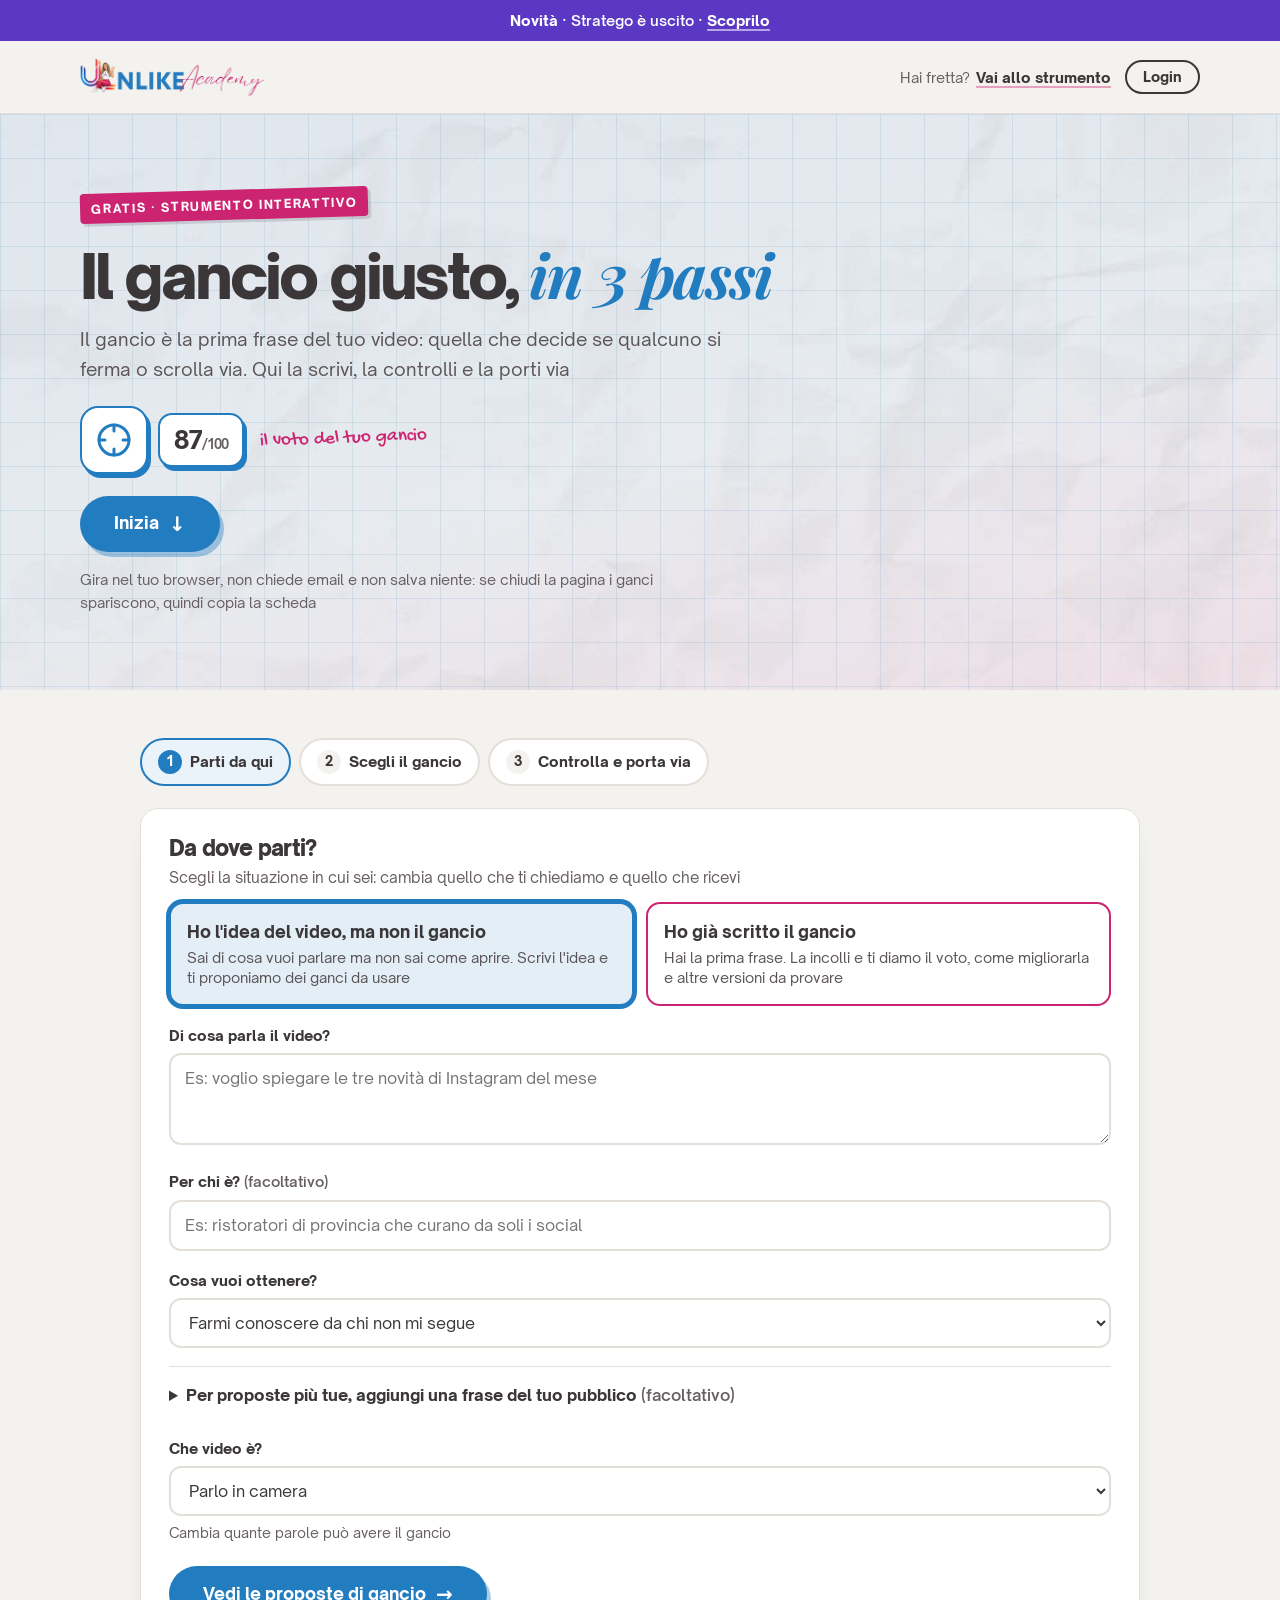
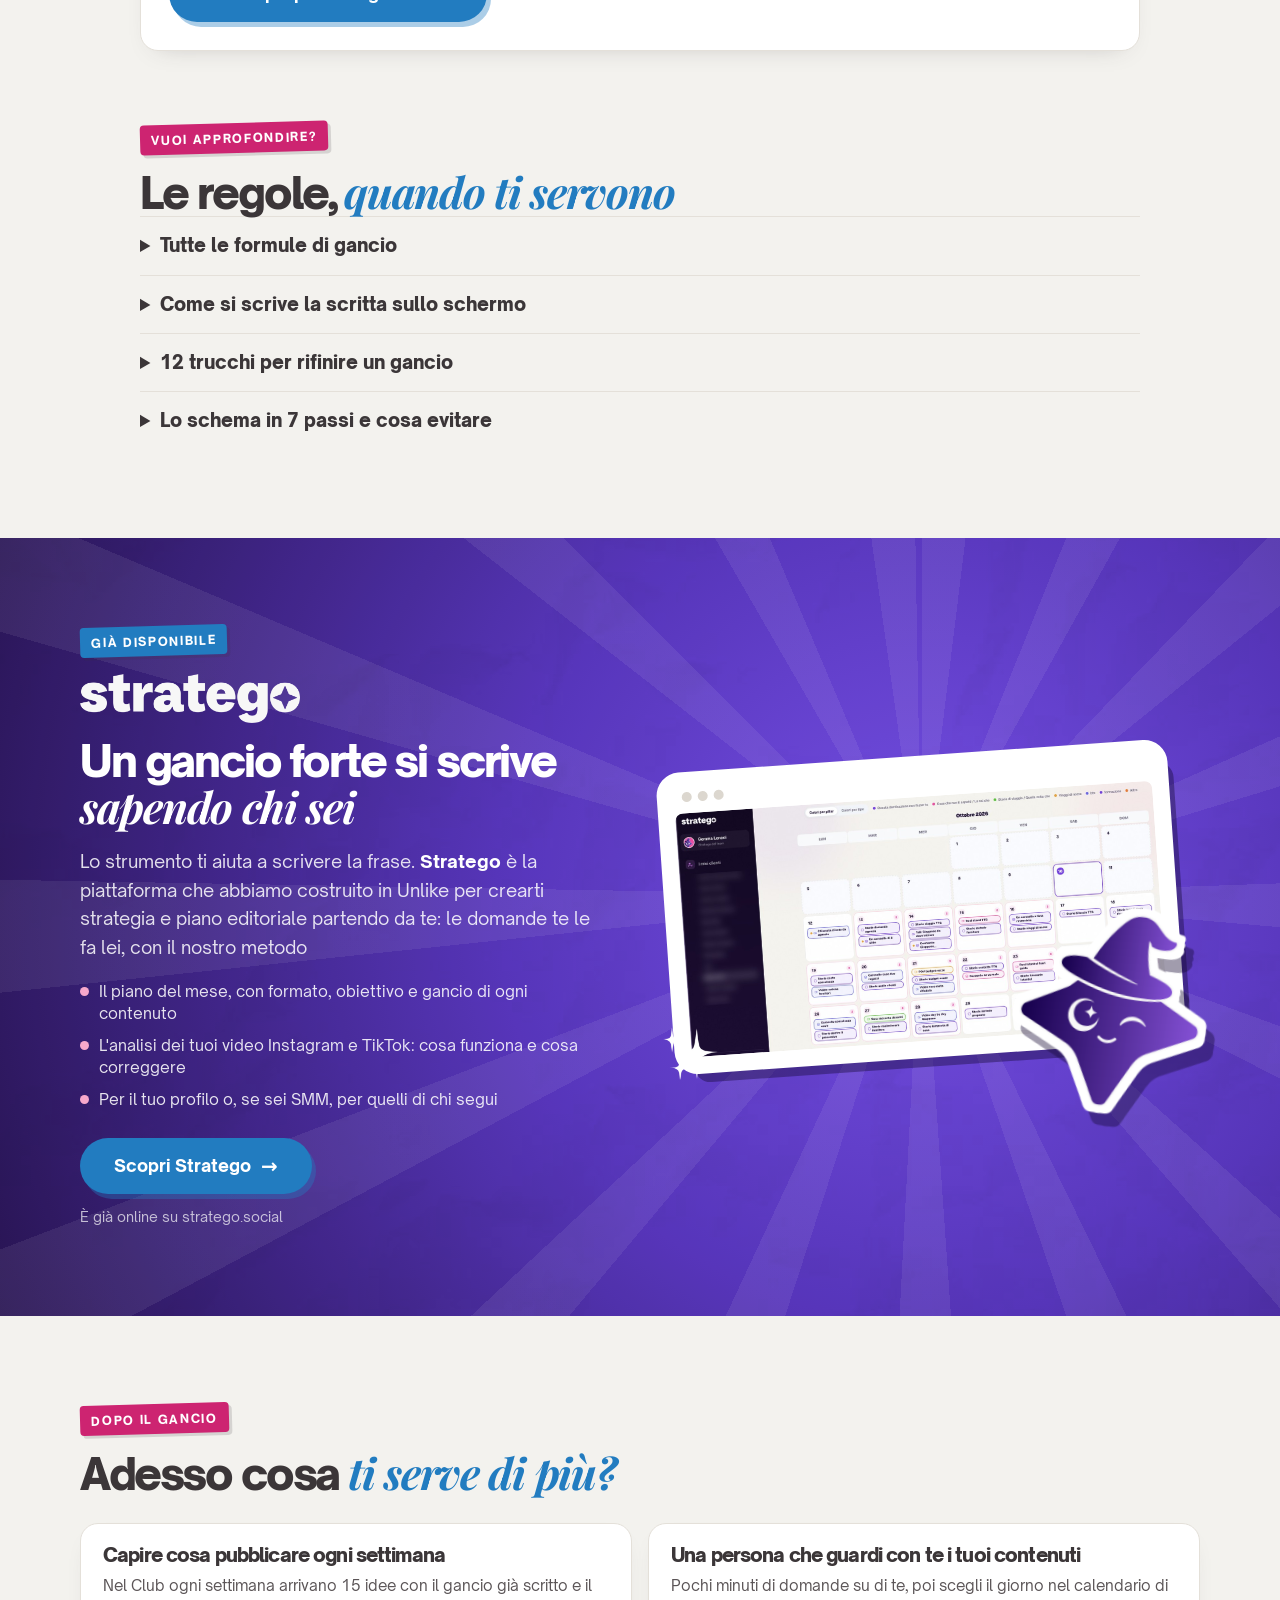
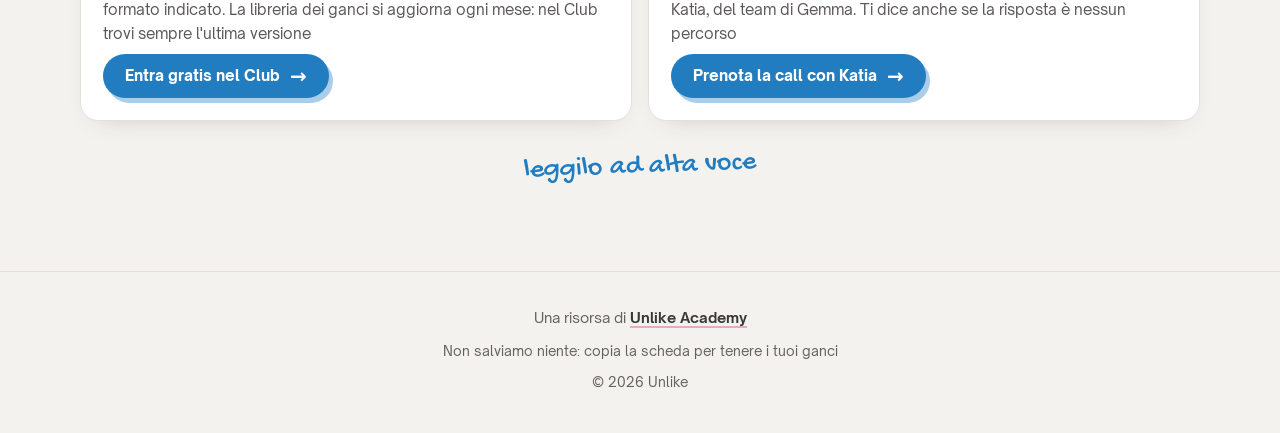
<file: index.html>
<!doctype html>
<html lang="it">
<head>
<meta charset="utf-8">
<meta name="viewport" content="width=device-width, initial-scale=1">
<title>Il gancio giusto, in 3 passi · Unlike Academy</title>
<meta name="description" content="Scrivi il gancio del tuo video: parti da un'idea o da un gancio già scritto, scegli una formula, controlla il voto e porta via la scheda. Gratis, gira nel tuo browser">
<link rel="canonical" href="https://ganci.unlikeacademy.it/">
<meta property="og:title" content="Il gancio giusto, in 3 passi">
<meta property="og:description" content="Dall'idea a un gancio che regge: formule, ganci veri, voto e scheda da portare via">
<meta property="og:type" content="website">
<meta property="og:url" content="https://ganci.unlikeacademy.it/">
<meta property="og:locale" content="it_IT">
<link rel="icon" href="assets/logo/favicon.png">
<link rel="apple-touch-icon" href="assets/logo/apple-touch-icon.png">
<link rel="preload" href="assets/fonts/open-sauce-sans-900.woff2" as="font" type="font/woff2" crossorigin>
<link rel="stylesheet" href="assets/stile.css?v=2">
<link rel="stylesheet" href="assets/ganci.css?v=5">
<script src="https://academy.unlikeacademy.it/traccia.js?v=1" defer data-risorsa="ganci"></script>
<style data-live-tool-css>
.live-tool{display:flex;gap:10px;align-items:flex-start;background:#fff;border:2px solid #CD2471;border-radius:14px;padding:12px 16px;margin:0 0 18px;color:#3B3638;text-decoration:none;font-size:15px;line-height:1.45;text-align:left}
.live-tool .lt-tag{flex:none;background:#CD2471;color:#fff;font-weight:800;font-size:11.5px;letter-spacing:.05em;text-transform:uppercase;border-radius:999px;padding:3px 10px;margin-top:1px}
.live-tool u{text-decoration:none;font-weight:800;border-bottom:2px solid rgba(205,36,113,.45);white-space:nowrap}
.live-tool:hover u{border-bottom-color:#CD2471}
</style>
</head>
<body>

<a class="strip" data-live href="https://black.unlikeacademy.it/?utm_source=ganci&amp;utm_medium=striscia&amp;utm_campaign=bf26" target="_blank" rel="noopener"><b>Live gratuita</b> giovedì 26/11 alle 19:30 · ti mostriamo Stratego dal vivo · <u>Iscriviti</u></a><script data-striscia>(function(){if(Date.now()<Date.UTC(2026,10,26,18,30))return;var s=document.querySelector('a[data-live]');if(!s)return;s.href='#stratego';s.removeAttribute('target');s.innerHTML='<b>Novità</b> · Stratego è uscito · <u>Scoprilo</u>';})()</script>

<header class="wrap hd">
  <img src="assets/logo/logo.webp" alt="Unlike Academy" width="768" height="158">
  <div class="dx"><a class="acc" href="#strumento"><span>Hai fretta?</span> <b>Vai allo strumento</b></a><a class="login" href="https://club.unlikeacademy.it/sign_in" target="_blank" rel="noopener">Login</a></div>
</header>

<main>
<section class="hero">
  <div class="wrap due">
    <div>
      <span class="eyebrow">Gratis · strumento interattivo</span>
      <h1>Il gancio giusto, <em>in 3 passi</em></h1>
      <p class="sub lede">Il gancio è la prima frase del tuo video: quella che decide se qualcuno si ferma o scrolla via. Qui la scrivi, la controlli e la porti via</p>
      <div class="kit"><span class="kt grande"><svg viewBox="0 0 24 24" fill="none" stroke="currentColor" stroke-width="2" stroke-linecap="round" stroke-linejoin="round" aria-hidden="true"><circle cx="12" cy="12" r="10"/><line x1="22" x2="18" y1="12" y2="12"/><line x1="6" x2="2" y1="12" y2="12"/><line x1="12" x2="12" y1="6" y2="2"/><line x1="12" x2="12" y1="22" y2="18"/></svg></span><span class="voto87"><b id="kitvoto">87</b><small>/100</small></span><span class="cap">il voto del tuo gancio</span></div>
      <div class="azioni">
        <button class="btn" id="vai-idea" type="button">Inizia <span class="ar">&darr;</span></button>
      </div>
      <p class="fiducia">Gira nel tuo browser, non chiede email e non salva niente: se chiudi la pagina i ganci spariscono, quindi copia la scheda</p>
    </div>
  </div>
</section>

<section class="tool" id="strumento">
  <div class="wrap stretta">
    <a class="live-tool no-print" data-live-tool href="https://black.unlikeacademy.it/?utm_source=ganci&amp;utm_medium=strumento-inizio&amp;utm_campaign=bf26" target="_blank" rel="noopener"><span class="lt-tag">Live gratuita</span><span>Giovedì 26/11 alle 19:30 ti mostriamo dal vivo come Stratego ti prepara il piano, con il gancio di ogni contenuto · <u>Iscriviti</u></span></a>
    <ol class="stepper" id="passi">
      <li><button type="button" data-p="1" class="on"><b>1</b> Parti da qui</button></li>
      <li><button type="button" data-p="3"><b>2</b> Scegli il gancio</button></li>
      <li><button type="button" data-p="4"><b>3</b> Controlla e porta via</button></li>
    </ol>

    <!-- PASSO 1 -->
    <div class="panel on" id="p1">
      <div class="card">
        <h3>Da dove parti?</h3>
        <p class="aiuto">Scegli la situazione in cui sei: cambia quello che ti chiediamo e quello che ricevi</p>
        <div class="modi" id="modi">
          <button type="button" data-m="idea" class="on"><b>Ho l'idea del video, ma non il gancio</b>Sai di cosa vuoi parlare ma non sai come aprire. Scrivi l'idea e ti proponiamo dei ganci da usare</button>
          <button type="button" data-m="gancio"><b>Ho già scritto il gancio</b>Hai la prima frase. La incolli e ti diamo il voto, come migliorarla e altre versioni da provare</button>
        </div>

        <div id="m-idea">
          <label class="fl" for="idea">Di cosa parla il video?</label>
          <textarea id="idea" placeholder="Es: voglio spiegare le tre novità di Instagram del mese"></textarea>
          <label class="fl" for="target">Per chi è? <span class="opt">(facoltativo)</span></label>
          <input type="text" id="target" placeholder="Es: ristoratori di provincia che curano da soli i social">
          <label class="fl" for="obiettivo">Cosa vuoi ottenere?</label>
          <select id="obiettivo"><option value="conoscere">Farmi conoscere da chi non mi segue</option><option value="fidelizzare">Farmi sentire capita da chi mi segue già</option><option value="vendere">Vendere un servizio o un prodotto</option></select>
          <details class="extra"><summary>Per proposte più tue, aggiungi una frase del tuo pubblico <span class="opt">(facoltativo)</span></summary>
            <label class="fl" for="pain">Una frase che il tuo pubblico dice o pensa davvero</label>
            <input type="text" id="pain" placeholder="Es: non so da dove cominciare">
            <p class="hint" style="margin-top:8px">La uso dentro alcune proposte, tra virgolette. Se non la scrivi, le proposte partono solo dalla tua idea</p>
          </details>
        </div>

        <div id="m-gancio" style="display:none">
          <label class="fl" for="gi">Incolla qui il tuo gancio</label>
          <textarea id="gi" placeholder="Es: Sai perché le foto del tuo ristorante non ti portano clienti?"></textarea>
        </div>

        <label class="fl" for="formato">Che video è?</label>
        <select id="formato"><option value="talking">Parlo in camera</option><option value="story">Racconto una storia</option><option value="visual">Confronto due cose o faccio un quiz</option><option value="broll">Solo scritte e immagini, senza voce</option><option value="carosello">Carosello (la prima slide)</option></select>
        <p class="hint" style="margin-top:6px">Cambia quante parole può avere il gancio</p>

        <div class="azioni">
          <button class="btn" id="a1" type="button">Vedi le proposte di gancio <span class="ar">&rarr;</span></button>
          <button class="btn" id="g1" type="button" style="display:none">Dammi il voto <span class="ar">&rarr;</span></button>
        </div>
      </div>
    </div>

    <!-- PASSO 2 -->
    <div class="panel" id="p3">
      <div class="card">
        <h3>Scegli il tuo gancio</h3>
        <div class="istr"><b>Cosa devi fare:</b> premi «Tieni questo» sul gancio che ti piace (puoi tenerne anche più di uno), poi vai avanti. Sono bozze: al passo dopo le controlli e le rifinisci</div>
        <div class="grid" id="props" style="margin-top:14px"></div>
        <div class="azioni">
          <button class="btn btn-linea sm" id="altre" type="button">Mostrami altre proposte</button>
          <span class="hint" id="altre-n"></span>
        </div>

        <div class="altro">
          <h4>Non ti convincono?</h4>
          <details class="extra" id="d-formule"><summary>Costruiscilo tu partendo da una formula</summary>
            <p class="hint" style="margin:10px 0 14px">Scegli una struttura, riempi i campi e il gancio si scrive da solo</p>
            <div class="grid" id="gridA"></div>
            <p class="hint" style="margin-top:14px"><button class="chip" id="piuCat" type="button">Mostra tutte le formule</button></p>
          </details>
          <details class="extra" id="d-claude"><summary>Fatti scrivere ganci nuovi da Claude o ChatGPT</summary>
            <ol class="mini-passi">
              <li>Copia il messaggio qui sotto: contiene già la tua idea e il nostro metodo</li>
              <li>Incollalo in una chat con Claude o ChatGPT (vanno bene anche gratuiti) e premi invio: ti scrive 10 ganci</li>
              <li>Torna qui, incolla il gancio che ti piace di più e ti dico il voto</li>
            </ol>
            <div class="azioni"><button class="btn btn-linea sm" type="button" data-cp="gen">Copia il messaggio</button><button class="btn btn-linea sm" id="c-ho" type="button">Ho il gancio di Claude, controllalo</button></div>
          </details>
        </div>

        <div class="azioni" style="margin-top:26px">
          <button class="btn off" id="a3" type="button">Avanti, controlla il voto <span class="ar">&rarr;</span></button>
          <button class="btn btn-linea sm" id="i3" type="button">Indietro</button>
          <span class="hint" id="tieni-n"></span>
        </div>
      </div>
    </div>

    <!-- PASSO 3 -->
    <div class="panel" id="p4">
      <div class="card no-print">
        <h3>Come va il tuo gancio</h3>
        <p class="aiuto">Il voto va da 0 a 100 e dice quanto il gancio segue il metodo Unlike. Non è una previsione sulle visualizzazioni</p>
        <div class="azioni" style="margin-top:14px">
          <button class="btn sm" id="nuovo" type="button">Aggiungi un altro gancio</button>
          <button class="btn btn-linea sm" id="i4" type="button">Indietro alle opzioni</button>
        </div>
      </div>
      <div style="margin-top:18px"><a class="live-tool no-print" data-live-tool href="https://black.unlikeacademy.it/?utm_source=ganci&amp;utm_medium=strumento-fine&amp;utm_campaign=bf26" target="_blank" rel="noopener"><span class="lt-tag">Live gratuita</span><span>Giovedì 26/11 alle 19:30 ti mostriamo dal vivo come Stratego ti prepara il piano, con il gancio di ogni contenuto · <u>Iscriviti</u></span></a></div>
      <div id="cands"></div>
      <div class="card" id="confronto" style="margin-top:18px"></div>
      <div class="card no-print" id="finale" style="margin-top:18px"></div>
      <div class="card no-print" style="margin-top:18px">
        <details class="extra" style="margin-top:0"><summary>Esempi di scritta sullo schermo, come l'hanno fatta altri</summary>
          <p class="hint" style="margin-top:10px">A sinistra quello che si dice a voce, a destra la scritta che compare nel video</p>
          <div class="scroll-x"><table class="tab-conf" id="tab-schermo"></table></div>
        </details>
      </div>
    </div>
  </div>
</section>

<section class="sec zero-top lib">
  <div class="wrap stretta">
    <span class="eyebrow">Vuoi approfondire?</span>
    <h2 class="sh">Le regole, <em>quando ti servono</em></h2>
    <details><summary>Tutte le formule di gancio</summary><div id="cat-list"></div></details>
    <details><summary>Come si scrive la scritta sullo schermo</summary>
      <p class="lead">È la frase che compare nel video nei primi secondi. Serve a chi guarda senza audio e aiuta l'algoritmo a capire di cosa parli. Dura circa 10 parole e non ripete quello che dici a voce: lo riassume. Nei video senza voce è l'unica cosa che chi guarda legge, quindi deve reggersi da sola</p>
      <ul id="mod-list"></ul>
    </details>
    <details><summary>12 trucchi per rifinire un gancio</summary><ul id="aff-list"></ul></details>
    <details><summary>Lo schema in 7 passi e cosa evitare</summary>
      <ul>
        <li><b>1.</b> Decidi che video è: cambia quante parole puoi usare</li>
        <li><b>2.</b> Trova la cosa più sorprendente, vera o emotiva del video: è il cuore del gancio</li>
        <li><b>3.</b> Mettila nelle prime 3-5 parole, il contesto viene dopo</li>
        <li><b>4.</b> Scegli perché qualcuno dovrebbe restare: curiosità, riconoscersi, paura di perdere qualcosa, una credenza sbagliata, una promessa concreta</li>
        <li><b>5.</b> Lascia la frase aperta: mai spiegare quello che il video mostrerà</li>
        <li><b>6.</b> Rileggi l'ultima frase: se ripete quello che hai già detto, tagliala</li>
        <li><b>7.</b> Leggilo ad alta voce: se suona scritto, riscrivilo</li>
      </ul>
      <p class="lead"><b>Evita:</b> iniziare con «In questo video» o «Oggi vi parlo di» · il numero della lista nel gancio · rispondere alla tua stessa domanda · tre frasi brevissime di fila · i trattini lunghi</p>
    </details>
  </div>
</section>

<section class="sec stratego" id="stratego">
  <div class="wrap">
    <div>
      <span class="eyebrow rosa">Già disponibile</span>
      <img class="wm" src="assets/stratego/stratego-wordmark-bianco.png" alt="Stratego" width="800" height="179">
      <h2 class="sh">Un gancio forte si scrive <em>sapendo chi sei</em></h2>
      <p class="lead">Lo strumento ti aiuta a scrivere la frase. <b>Stratego</b> è la piattaforma che abbiamo costruito in Unlike per crearti strategia e piano editoriale partendo da te: le domande te le fa lei, con il nostro metodo</p>
      <ul>
        <li>Il piano del mese, con formato, obiettivo e gancio di ogni contenuto</li>
        <li>L'analisi dei tuoi video Instagram e TikTok: cosa funziona e cosa correggere</li>
        <li>Per il tuo profilo o, se sei SMM, per quelli di chi segui</li>
      </ul>
      <div class="btns"><a class="btn" href="https://stratego.social/?utm_source=ganci&amp;utm_medium=dopo&amp;utm_campaign=ganci" target="_blank" rel="noopener">Scopri Stratego <span class="ar">&rarr;</span></a></div>
      <p class="micro">È già online su stratego.social</p>
    </div>
    <div class="sv" aria-hidden="true">
      <div class="win"><img src="assets/stratego/app-calendario.jpg" alt="" width="1400" height="716" loading="lazy"></div>
      <img class="sc" src="assets/stratego/scintille.png" alt="" style="left:-10px;bottom:30px">
      <img class="mago" src="assets/stratego/mascotte.png" alt="" width="390" height="420" loading="lazy">
    </div>
  </div>
</section>

<section class="sec dopo" id="dopo">
  <div class="wrap">
    <span class="eyebrow">Dopo il gancio</span>
    <h2 class="sh">Adesso cosa <em>ti serve di più?</em></h2>
    <div class="scelte">
      <div class="sc3"><h3>Capire cosa pubblicare ogni settimana</h3><p>Nel Club ogni settimana arrivano 15 idee con il gancio già scritto e il formato indicato. La libreria dei ganci si aggiorna ogni mese: nel Club trovi sempre l'ultima versione</p><a class="btn sm" href="https://entra.unlikeacademy.it/?utm_source=ganci&amp;utm_medium=dopo&amp;utm_campaign=ganci" target="_blank" rel="noopener">Entra gratis nel Club <span class="ar">&rarr;</span></a></div>
      <div class="sc3"><h3>Una persona che guardi con te i tuoi contenuti</h3><p>Pochi minuti di domande su di te, poi scegli il giorno nel calendario di Katia, del team di Gemma. Ti dice anche se la risposta è nessun percorso</p><a class="btn sm" href="https://mentoring.unlikeacademy.it/?utm_source=ganci&amp;utm_medium=prenota&amp;utm_campaign=ganci#prenota" target="_blank" rel="noopener">Prenota la call con Katia <span class="ar">&rarr;</span></a></div>
    </div>
    <p class="sotto" style="margin-top:30px"><span class="mano">leggilo ad alta voce</span></p>
  </div>
</section>
</main>

<footer>
  <div class="wrap">
    <p>Una risorsa di <a href="https://entra.unlikeacademy.it/?utm_source=ganci&amp;utm_medium=footer&amp;utm_campaign=ganci">Unlike Academy</a></p>
    <p>Non salviamo niente: copia la scheda per tenere i tuoi ganci</p><p>© 2026 Unlike</p>
  </div>
</footer>
<div id="toast" role="status"></div>
<script src="assets/ganci.js?v=13"></script>
<script data-live-tool-js>(function(){if(Date.now()<Date.UTC(2026,10,26,18,30))return;document.querySelectorAll("[data-live-tool]").forEach(function(e){e.remove()})})()</script>
<script src="assets/accesso-tiktok.js?v=4" data-risorsa="ganci" data-fonte="GANCIO" data-em="si apre lo strumento" data-bottone="Apri lo strumento" data-promessa="La risorsa si apre subito. Poi ti scriviamo con l'invito al Club gratuito di Unlike Academy e con le novità" data-endpoint="https://assets.mailerlite.com/jsonp/2697895/forms/204200244931463090/subscribe"></script>
</body>
</html>
</file>
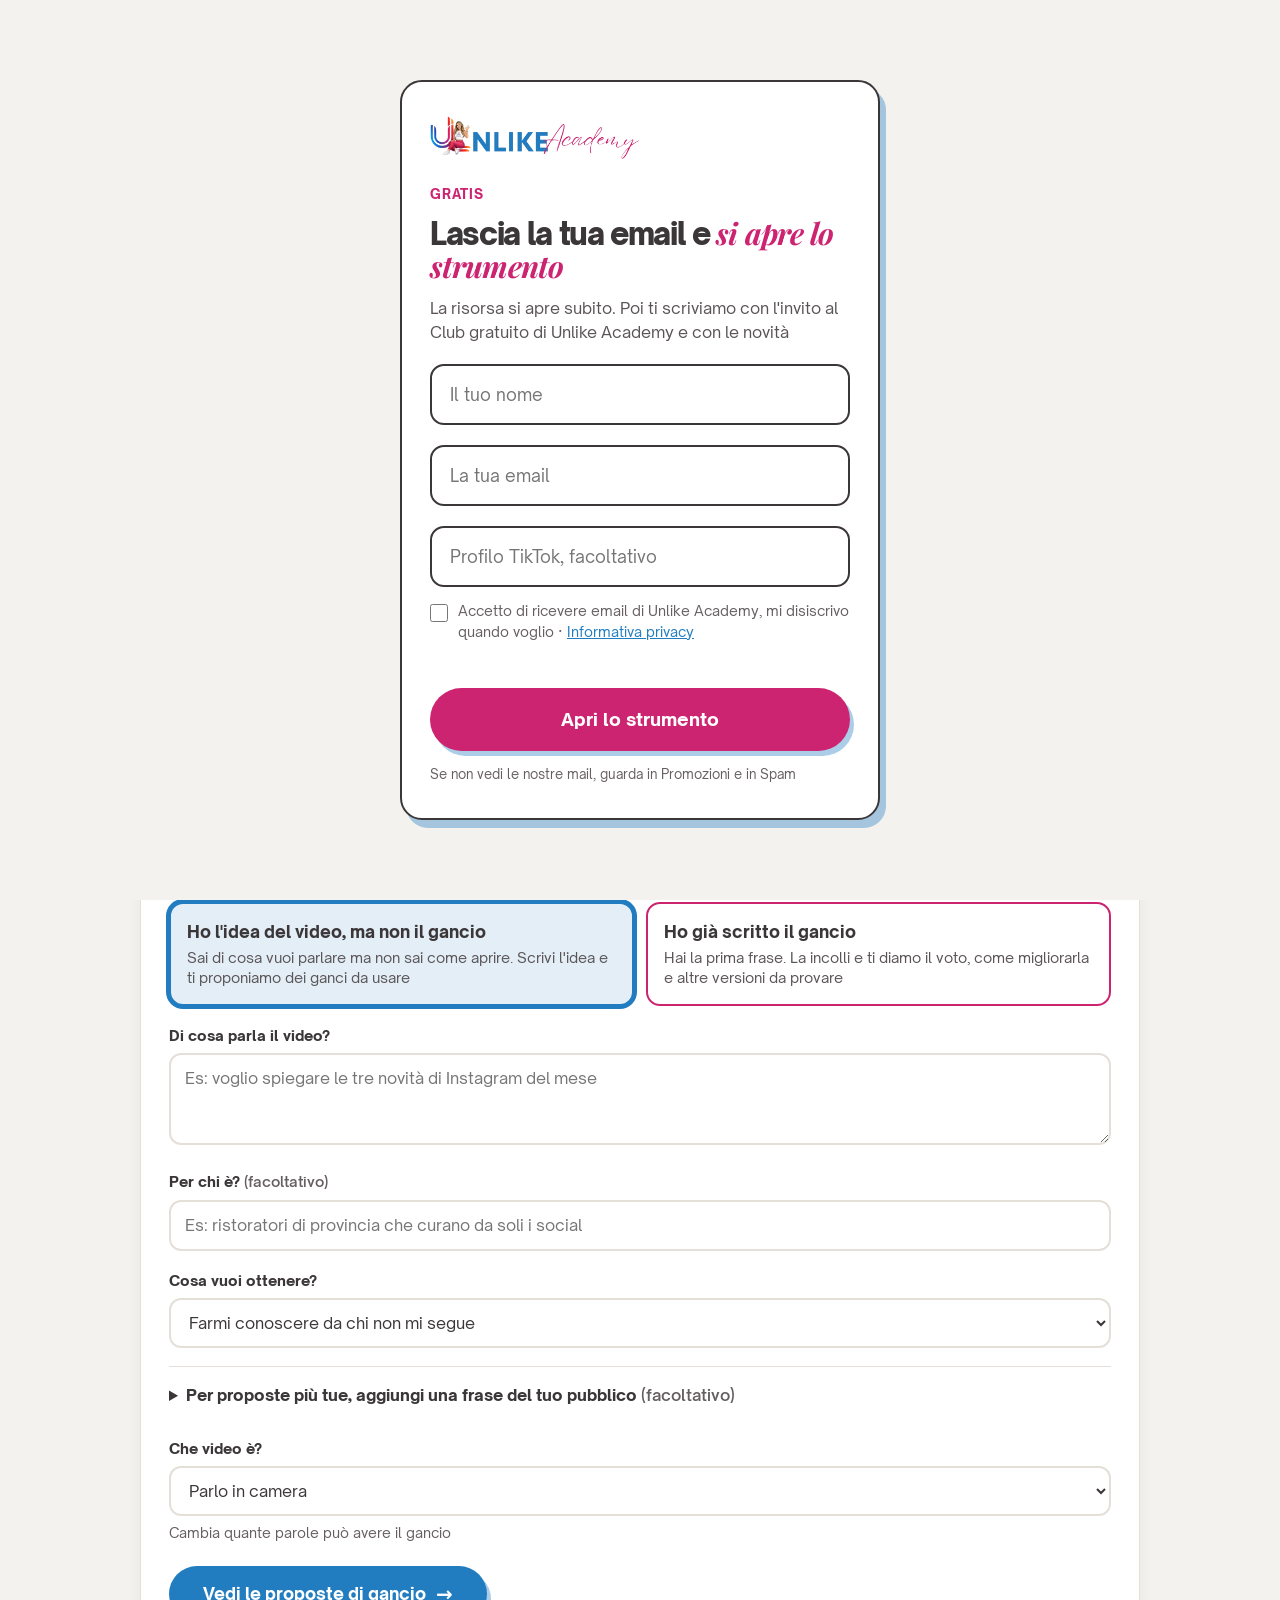
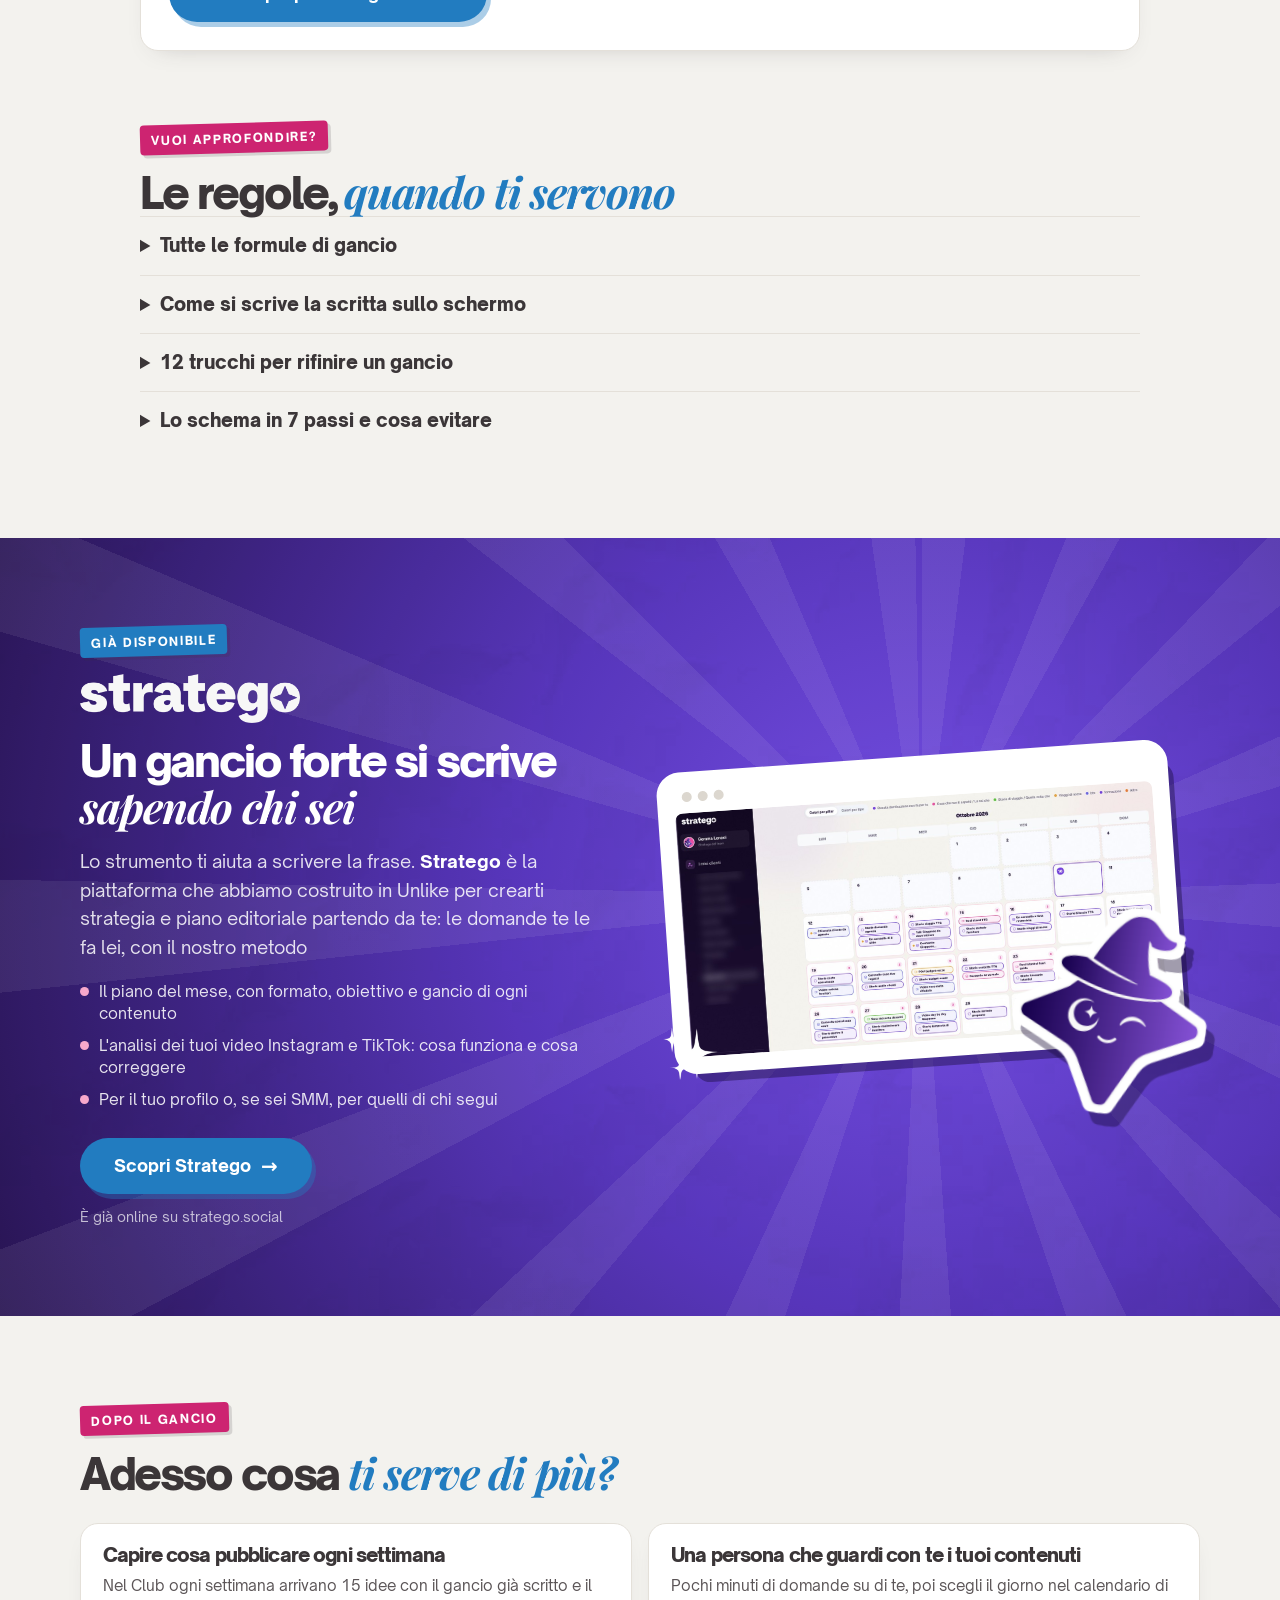
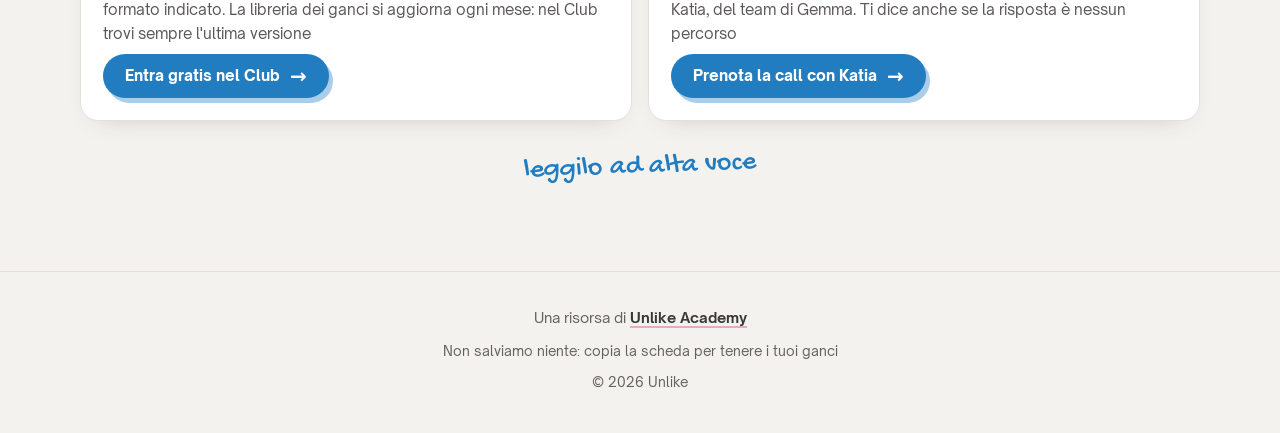
<file: tiktok/index.html>
<!doctype html>
<html lang="it">
<head>
<meta charset="utf-8">
<meta name="viewport" content="width=device-width, initial-scale=1">
<meta name="robots" content="noindex">
<title>Il gancio giusto, in 3 passi · Unlike Academy</title>
<link rel="canonical" href="https://ganci.unlikeacademy.it/">
<meta http-equiv="refresh" content="0;url=../?utm_source=tiktok&amp;utm_medium=commento&amp;utm_campaign=ganci">
<script>location.replace('../?utm_source=tiktok&utm_medium=commento&utm_campaign=ganci'+location.hash)</script>
<style>body{font-family:system-ui,sans-serif;background:#F3F2EE;color:#3B3638;display:flex;min-height:100vh;align-items:center;justify-content:center;margin:0}a{color:#CD2471;font-weight:700}</style>
<script src="https://academy.unlikeacademy.it/traccia.js?v=1" defer data-risorsa="ganci"></script>
</head>
<body>
<p><a href="../?utm_source=tiktok&amp;utm_medium=commento&amp;utm_campaign=ganci">Apri lo strumento</a></p>
</body>
</html>
</file>
<file: assets/stile.css>
/* montaggio.unlikeacademy.it · sistema visivo Unlike (ottobre 2026), stessa base di aigratis */
@font-face{font-family:'Open Sauce Sans';src:url(fonts/open-sauce-sans-400.woff2) format('woff2');font-weight:400;font-display:swap}
@font-face{font-family:'Open Sauce Sans';src:url(fonts/open-sauce-sans-600.woff2) format('woff2');font-weight:600;font-display:swap}
@font-face{font-family:'Open Sauce Sans';src:url(fonts/open-sauce-sans-700.woff2) format('woff2');font-weight:700;font-display:swap}
@font-face{font-family:'Open Sauce Sans';src:url(fonts/open-sauce-sans-800.woff2) format('woff2');font-weight:800;font-display:swap}
@font-face{font-family:'Open Sauce Sans';src:url(fonts/open-sauce-sans-900.woff2) format('woff2');font-weight:900;font-display:swap}
@font-face{font-family:'Playfair Display';src:url(fonts/playfair-display-italic-base.woff2) format('woff2');font-weight:400 900;font-style:italic;font-display:swap}
@font-face{font-family:'Gochi Hand';src:url(fonts/gochi-hand-400.woff2) format('woff2');font-weight:400;font-display:swap}

:root{
  --fucsia:#CD2471;--blu:#227CC0;--viola:#5B38C4;--viola-scuro:#2A1557;
  --ink:#3B3638;--body:#5A5456;--gray:#665E61;--line:#E4E0D9;--carta:#F3F2EE;--rosa-bg:#FCEDF4;--azzurro:#EBF3FA;
  --serif:'Playfair Display',Georgia,serif;--mano:'Gochi Hand',cursive;
  --mono:ui-monospace,SFMono-Regular,Menlo,Consolas,monospace;
  --ombra:0 18px 38px -20px rgba(59,54,56,.42);
  --ombra-card:0 10px 24px -18px rgba(59,54,56,.35)
}
*{margin:0;padding:0;box-sizing:border-box}
html{-webkit-text-size-adjust:100%;scroll-behavior:smooth}
body{font-family:'Open Sauce Sans',system-ui,sans-serif;color:var(--body);background:var(--carta);line-height:1.6;-webkit-font-smoothing:antialiased;overflow-x:hidden}
img{max-width:100%;height:auto;display:block}
a{color:inherit}
b,strong{color:var(--ink);font-weight:800}
.wrap{width:min(1120px,92vw);margin-inline:auto}
.wrap.stretta{width:min(1000px,92vw)}
h1,h2,h3{color:var(--ink);letter-spacing:-.045em;line-height:1.04}
h1,h2{isolation:isolate}
h1 em,h2 em{font-family:var(--serif);font-style:italic;font-weight:700;letter-spacing:-.03em;color:var(--fucsia)}
mark{position:relative;background:none;color:#fff;padding:0 .1em;white-space:nowrap}
mark::before{content:'';position:absolute;inset:.06em 0 -.02em;background:var(--fucsia);border-radius:.05em;z-index:-1}
mark.blu::before{background:var(--blu)}
.k{color:var(--fucsia);font-weight:800}
.s{color:var(--ink);font-weight:800;background:linear-gradient(transparent 82%,rgba(34,124,192,.45) 82%,rgba(34,124,192,.45) 94%,transparent 94%)}
.nw{white-space:nowrap}
code{font-family:var(--mono);font-size:.9em;background:#fff;border:1.5px solid var(--line);border-radius:6px;padding:1px 6px;color:var(--ink);word-break:break-word}

/* etichette e bottoni */
.eyebrow,.kicker{display:inline-block;font-weight:800;font-size:12px;line-height:1.25;letter-spacing:.14em;text-transform:uppercase;color:#fff;background:var(--blu);padding:8px 11px 7px;border-radius:4px;rotate:-1.6deg;box-shadow:3px 3px 0 rgba(59,54,56,.16)}
.eyebrow.rosa,.kicker{background:var(--fucsia)}
.btn{display:inline-flex;align-items:center;justify-content:center;gap:10px;font-family:inherit;font-weight:800;font-size:17px;line-height:1.1;text-decoration:none;border:0;border-radius:100px;padding:18px 34px;cursor:pointer;transition:transform .2s,box-shadow .2s;text-align:center;background:var(--fucsia);color:#fff;box-shadow:4px 5px 0 rgba(34,124,192,.38)}
.btn:hover{transform:translate(-1px,-2px);box-shadow:5px 7px 0 rgba(34,124,192,.38)}
.btn:focus-visible,a:focus-visible,summary:focus-visible,button:focus-visible,input:focus-visible{outline:3px solid var(--blu);outline-offset:3px}
.btn-linea{background:transparent;color:var(--ink);box-shadow:inset 0 0 0 2px var(--ink)}
.btn-linea:hover{box-shadow:inset 0 0 0 2px var(--ink)}
.btn .ar{font-size:20px;line-height:1;transition:transform .2s}
.btn:hover .ar{transform:translateX(3px)}
.btns{display:flex;flex-wrap:wrap;gap:12px;margin-top:28px}

/* striscia Stratego e testata */
.strip{display:block;background:var(--viola);color:#fff;text-decoration:none;font-size:14.5px;font-weight:600;text-align:center;padding:9px 16px}
.strip b{color:#fff;font-weight:800}
.strip u{text-decoration:none;border-bottom:2px solid rgba(255,255,255,.55);font-weight:800;white-space:nowrap}
.strip:hover u{border-bottom-color:#fff}
.hd{display:flex;align-items:center;justify-content:space-between;gap:16px;height:72px}
.hd img{height:38px;width:auto}
.hd .acc{font-size:14.5px;color:var(--gray);text-decoration:none;white-space:nowrap}
.hd .acc b{color:var(--ink);font-weight:800;border-bottom:2px solid rgba(205,36,113,.4);margin-left:2px}
.hd .acc:hover b{border-bottom-color:var(--fucsia)}

/* apertura */
.hero{background:url(texture/grana-leggera.jpg) center/cover,linear-gradient(rgba(34,124,192,.11) 1px,transparent 1px) 0 0/44px 44px,linear-gradient(90deg,rgba(34,124,192,.11) 1px,transparent 1px) 0 0/44px 44px,linear-gradient(165deg,#EBF3FA 0%,#F4F8FC 55%,#FCEDF4 100%);background-blend-mode:multiply,normal,normal,normal;border-top:1px solid var(--line)}
.hero .wrap.due{display:grid;grid-template-columns:1.02fr .98fr;gap:clamp(32px,5vw,64px);align-items:center;padding-block:clamp(40px,6vw,76px)}
.hero h1{font-weight:900;font-size:clamp(2.2rem,5.1vw,3.8rem);line-height:1.04;letter-spacing:-.05em;margin-top:22px}
.hero .sub{font-size:clamp(1.02rem,1.5vw,1.14rem);margin-top:18px;max-width:31em}
.hero.int{padding:clamp(40px,6vw,72px) 0 clamp(40px,5vw,60px)}
.hero.int h1{font-size:clamp(2.1rem,5vw,3.5rem);max-width:16em}
.lead{font-size:clamp(1.02rem,1.5vw,1.12rem);margin-top:16px;max-width:40em}
.lead+.lead{margin-top:12px}
.meta{display:flex;flex-wrap:wrap;gap:8px;margin-top:20px}
.meta span{font-size:13.5px;font-weight:700;color:var(--ink);background:#fff;border:1.5px solid var(--line);border-radius:100px;padding:6px 13px}
.meta span i{font-style:normal;color:var(--gray);font-weight:600;margin-right:4px}

.visual{position:relative;padding:96px 16px 34px 0}
.frame{border-radius:14px;overflow:hidden;background:#fff;box-shadow:var(--ombra),0 0 0 1.5px rgba(59,54,56,.1);rotate:1.2deg}
.bar{display:flex;gap:6px;align-items:center;padding:10px 14px;background:#E9E7E1;border-bottom:1px solid rgba(59,54,56,.08)}
.bar i{width:9px;height:9px;border-radius:50%;background:rgba(59,54,56,.22);display:block}
.bar span{margin-left:8px;font-size:11.5px;font-weight:700;color:var(--gray);letter-spacing:.02em}
.chat{padding:18px 18px 56px;display:grid;gap:10px}
.chat .lbl{justify-self:start;font-size:11px;font-weight:800;letter-spacing:.12em;text-transform:uppercase;color:var(--gray)}
.chat .lbl.si{color:var(--blu);margin-top:6px}
.msg{max-width:88%;font-size:14.5px;line-height:1.45;padding:10px 14px;border-radius:14px}
.msg.tu{justify-self:end;background:#F0EEE9;color:var(--ink);border-bottom-right-radius:4px}
.msg.ai{justify-self:start;background:#fff;border:1.5px solid var(--line);color:var(--body);border-bottom-left-radius:4px}
.msg.no{color:#9A9395;text-decoration:line-through;text-decoration-color:var(--fucsia);text-decoration-thickness:2px}
.msg.ok{border-color:rgba(34,124,192,.35)}
.polaroid{position:absolute;right:-6px;top:-6px;width:112px;background:#fff;padding:7px 7px 28px;border-radius:5px;rotate:6deg;box-shadow:var(--ombra);z-index:2}
.polaroid img{aspect-ratio:1/1;object-fit:cover;object-position:50% 12%;border-radius:3px}
.polaroid span{position:absolute;left:0;right:0;bottom:4px;text-align:center;font-family:var(--mano);font-size:1.1rem;color:var(--ink);line-height:1}
.polaroid::before{content:'';position:absolute;top:-17px;left:50%;width:34px;height:34px;margin-left:-17px;background:url(deco/puntina.png) center/contain no-repeat}
.sticker{position:absolute;left:-12px;bottom:0;z-index:2;background:var(--fucsia);color:#fff;border-radius:12px;padding:12px 18px 11px;rotate:-4deg;box-shadow:4px 5px 0 rgba(34,124,192,.38);line-height:1.15}
.sticker b{display:block;color:#fff;font-weight:900;font-size:1.4rem;letter-spacing:-.04em}
.sticker small{display:block;font-weight:600;font-size:.8rem;opacity:.95;margin-top:2px}

/* sezioni */
.sec{padding:clamp(52px,7vw,88px) 0}
.sec.zero-top{padding-top:0}
.sh{font-weight:900;font-size:clamp(1.75rem,3.8vw,2.7rem);letter-spacing:-.05em;line-height:1.04;margin-top:16px}
.sh:first-child{margin-top:0}
.sec h2.sm{font-size:clamp(1.55rem,3.2vw,2.2rem)}
.split{display:grid;grid-template-columns:.85fr 1.15fr;gap:clamp(28px,5vw,64px);align-items:start}
.split .sticky{position:sticky;top:24px}
.mano{font-family:var(--mano);font-weight:400;color:var(--fucsia);font-size:clamp(1.35rem,2.6vw,1.75rem);line-height:1.15;letter-spacing:0;rotate:-2deg;display:inline-block}
.mano.blu{color:var(--blu)}

/* la cosa scomoda */
.punto{background:#fff;border:1.5px solid var(--line);border-radius:18px;padding:clamp(22px,3vw,30px);box-shadow:var(--ombra-card)}
.punto p{font-size:1.05rem}
.punto p+p{margin-top:12px}
.punto .firma{display:flex;gap:14px;align-items:center;margin-top:20px;padding-top:18px;border-top:1.5px dashed var(--line)}
.punto .firma img{width:54px;height:54px;border-radius:50%;object-fit:cover;object-position:50% 12%;flex:none}
.punto .firma span{font-size:14.5px;line-height:1.4}
.punto .firma span b{display:block}
.sotto{margin-top:22px;text-align:center}

/* le tre strade */
.fascia{background:url(texture/grana-leggera.jpg) center/cover,linear-gradient(172deg,#FCEDF4 0%,#F5EEF6 50%,#EBF3FA 100%);background-blend-mode:multiply,normal;border-block:1px solid var(--line)}
.strade{list-style:none;display:grid;grid-template-columns:repeat(3,1fr);gap:16px;margin-top:32px}
.strada{background:#fff;border:1.5px solid var(--line);border-radius:18px;padding:22px 22px 20px;box-shadow:var(--ombra-card);display:flex;flex-direction:column}
.strada .top{display:flex;align-items:center;gap:12px}
.strada .n{flex:none;width:42px;height:42px;border-radius:50%;background:var(--blu);color:#fff;font-weight:900;font-size:1.2rem;display:flex;align-items:center;justify-content:center;box-shadow:3px 4px 0 rgba(205,36,113,.28)}
.strada:nth-child(2) .n{background:var(--fucsia);box-shadow:3px 4px 0 rgba(34,124,192,.3)}
.strada:nth-child(3) .n{background:var(--ink)}
.strada .chi{font-size:12px;font-weight:800;letter-spacing:.12em;text-transform:uppercase;color:var(--gray);line-height:1.3}
.strada .tag{align-self:flex-start;margin-top:14px;font-size:12px;font-weight:800;letter-spacing:.06em;color:#fff;background:var(--fucsia);border-radius:100px;padding:5px 11px 4px;line-height:1.3}
.strada .tag.blu{background:var(--blu)}
.strada .tag.scuro{background:var(--ink)}
.strada h3{font-weight:900;font-size:1.32rem;letter-spacing:-.04em;margin-top:12px;line-height:1.12}
.strada>p{font-size:15.5px;margin-top:8px;line-height:1.5}
.strada dl{margin-top:14px;padding-top:12px;border-top:1.5px dashed var(--line);display:grid;gap:8px}
.strada dt{font-size:11.5px;font-weight:800;letter-spacing:.12em;text-transform:uppercase;color:var(--blu)}
.strada dt.no{color:var(--fucsia)}
.strada dd{font-size:14.5px;line-height:1.45;margin-top:-4px}
.strada a.go{margin-top:auto;padding-top:16px;font-size:15px;font-weight:800;color:var(--fucsia);text-decoration:none}
.strada a.go:hover{text-decoration:underline;text-underline-offset:3px}
.regola{margin-top:22px;background:#fff;border:2px dashed rgba(59,54,56,.22);border-radius:18px;padding:clamp(20px,3vw,28px);display:grid;grid-template-columns:auto 1fr;gap:clamp(18px,3vw,36px);align-items:start}
.regola h3{font-weight:900;font-size:1.25rem;letter-spacing:-.04em;max-width:9em}
.regola ul{list-style:none;display:grid;gap:10px}
.regola li{font-size:15.5px;line-height:1.45;padding-left:22px;position:relative}
.regola li::before{content:'';position:absolute;left:0;top:7px;width:10px;height:10px;border-radius:3px;background:var(--fucsia);rotate:45deg}
.regola li b{color:var(--ink)}
.regola .piede{grid-column:1/-1;font-size:15px;padding-top:12px;border-top:1.5px dashed var(--line)}
.regola .piede a{color:var(--ink);font-weight:800;text-decoration:none;border-bottom:2px solid rgba(205,36,113,.4)}

/* la scheda del video */
.scheda{display:grid;grid-template-columns:1fr 1fr;gap:clamp(24px,4vw,48px);align-items:start;margin-top:32px}
.righe{list-style:none;display:grid;gap:12px}
.righe li{background:#fff;border:1.5px solid var(--line);border-radius:16px;padding:16px 18px;box-shadow:var(--ombra-card);display:grid;grid-template-columns:40px 1fr;gap:14px;align-items:start}
.righe .n{width:40px;height:40px;border-radius:12px;background:var(--azzurro);color:var(--blu);font-weight:900;font-size:1.1rem;display:flex;align-items:center;justify-content:center}
.righe h3{font-weight:800;font-size:1.08rem;letter-spacing:-.03em;line-height:1.2}
.righe p{font-size:14.5px;line-height:1.45;margin-top:4px}
.prima-dopo{background:#fff;border:1.5px solid var(--line);border-radius:18px;padding:20px 22px;box-shadow:var(--ombra-card)}
.prima-dopo .lbl{font-size:11px;font-weight:800;letter-spacing:.12em;text-transform:uppercase;color:var(--gray)}
.prima-dopo .lbl.si{color:var(--blu);display:block;margin-top:16px}
.prima-dopo .bad{color:#9A9395;text-decoration:line-through;text-decoration-color:var(--fucsia);text-decoration-thickness:2px;margin-top:6px;font-size:16.5px}
.prima-dopo .good{font-weight:600;font-size:16px;color:var(--ink);margin-top:6px;line-height:1.5}
.prima-dopo .good u{text-decoration:none;background:var(--azzurro);border-radius:4px;padding:0 1px}

/* prompt da copiare */
details.prompt{background:#fff;border:1.5px solid var(--line);border-radius:18px;margin-top:16px;overflow:hidden;box-shadow:var(--ombra-card)}
details.prompt>summary{list-style:none;cursor:pointer;display:flex;align-items:center;gap:12px;padding:17px 20px;font-weight:800;font-size:1.04rem;letter-spacing:-.02em;color:var(--ink);line-height:1.3}
details.prompt>summary::before{content:'Prompt';flex:none;font-size:11px;font-weight:800;letter-spacing:.12em;text-transform:uppercase;color:var(--blu);background:var(--azzurro);border-radius:6px;padding:5px 8px 4px}
details.prompt.schema>summary::before{content:'Scheda';color:var(--fucsia);background:var(--rosa-bg)}
details.prompt>summary::-webkit-details-marker{display:none}
details.prompt .chev{margin-left:auto;flex:none;width:10px;height:10px;border-right:2px solid var(--fucsia);border-bottom:2px solid var(--fucsia);transform:rotate(45deg);transition:transform .2s}
details.prompt[open] .chev{transform:rotate(225deg)}
details.prompt .uso{margin:0 18px;font-size:15px;background:var(--rosa-bg);border-radius:12px;padding:12px 14px;line-height:1.5}
.pact{display:flex;justify-content:flex-end;padding:12px 18px 0}
.copy{font-family:inherit;font-weight:800;font-size:14px;color:#fff;background:var(--fucsia);border:0;border-radius:100px;padding:10px 18px;cursor:pointer;box-shadow:3px 4px 0 rgba(34,124,192,.35)}
.copy.done{background:var(--blu);box-shadow:none}
pre{margin:12px 18px 18px;padding:16px;background:var(--carta);border:1.5px solid var(--line);border-radius:12px;font-family:var(--mono);font-size:13px;line-height:1.62;white-space:pre-wrap;word-break:break-word;color:var(--ink);max-height:440px;overflow-y:auto}

/* trappole (sezione scura) */
.scura{background:url(texture/grana-leggera.jpg) center/cover,#544B4D;background-blend-mode:multiply,normal;color:rgba(255,255,255,.82)}
.scura .sh{color:#fff}
.scura .sh em{color:#F7A8CB}
.scura .lead{color:rgba(255,255,255,.78)}
.trappole{list-style:none;display:grid;grid-template-columns:repeat(2,1fr);gap:16px;margin-top:32px}
.trappole li{background:rgba(255,255,255,.07);border:1.5px solid rgba(255,255,255,.16);border-radius:18px;padding:22px}
.trappole li b{display:block;font-family:var(--serif);font-style:italic;font-weight:700;font-size:2.2rem;line-height:1;color:#F7A8CB}
.trappole li h3{color:#fff;font-weight:800;font-size:1.18rem;margin-top:12px;letter-spacing:-.03em}
.trappole li p{font-size:15px;margin-top:6px;line-height:1.5}
.radice{margin-top:30px;background:var(--fucsia);color:#fff;border-radius:18px;padding:clamp(20px,3vw,28px);box-shadow:5px 6px 0 rgba(34,124,192,.45)}
.radice h3{color:#fff;font-weight:900;font-size:1.3rem;letter-spacing:-.04em}
.radice p{margin-top:8px;font-size:1.02rem;color:#fff;max-width:46em}
.radice p b{color:#fff}

/* fiducia (sezione blu) */
.blu-sec{background:url(texture/grana-leggera.jpg) center/cover,#227CC0;background-blend-mode:multiply,normal;color:rgba(255,255,255,.9)}
.blu-sec .sh,.blu-sec h3{color:#fff}
.blu-sec .sh em{color:#fff}
.blu-sec .lead{color:rgba(255,255,255,.9);max-width:44em}
.blu-sec .lead b{color:#fff}
.eyebrow.chiaro{background:#fff;color:var(--blu)}
.fiducia{display:grid;grid-template-columns:1.1fr .9fr;gap:clamp(24px,4vw,48px);margin-top:32px;align-items:start}
.fiducia>*{min-width:0}
.fiducia h3{font-weight:900;font-size:1.25rem;letter-spacing:-.04em}
.segnali{list-style:none;display:grid;gap:10px;margin-top:14px}
.segnali li{background:#fff;border-radius:14px;padding:14px 16px;display:grid;grid-template-columns:118px 1fr;gap:12px;align-items:start;font-size:15px;line-height:1.45;box-shadow:4px 5px 0 rgba(20,40,80,.25)}
.segnali li b{color:var(--fucsia);font-weight:900;letter-spacing:-.02em}
.segnali li span{color:var(--ink)}
.blu-sec .dati{margin-top:14px}
.blu-sec .dato{border:0;box-shadow:4px 5px 0 rgba(20,40,80,.25)}
.blu-sec .dato p{color:var(--ink)}
.blu-sec .dato small{color:var(--gray)}
.blu-sec .dato:nth-child(2) b{color:var(--fucsia)}
.radice.chiara{background:#fff;color:var(--ink);box-shadow:5px 6px 0 rgba(205,36,113,.55)}
.radice.chiara h3{color:var(--ink)}
.radice.chiara p{color:var(--body)}
.radice.chiara p b{color:var(--ink)}
.radice.chiara a{color:var(--fucsia);font-weight:800;text-decoration:none;border-bottom:2px solid rgba(205,36,113,.4)}

/* iceberg e dati */
.iceberg{list-style:none;display:grid;gap:8px;justify-items:center;margin-top:28px}
.iceberg li{width:100%;border-radius:14px;padding:14px 18px;display:grid;grid-template-columns:110px 1fr;gap:12px;align-items:center;box-shadow:var(--ombra-card)}
.iceberg li b{font-size:12px;font-weight:800;letter-spacing:.12em;text-transform:uppercase}
.iceberg li span{font-size:15px;line-height:1.45}
.iceberg .punta{width:70%;background:#fff;border:1.5px solid var(--line)}
.iceberg .punta b{color:var(--ink)}
.iceberg .acqua{width:100%;box-shadow:none;padding:4px 0;display:flex;align-items:center;gap:12px;border-radius:0}
.iceberg .acqua::before,.iceberg .acqua::after{content:'';flex:1;border-top:2px dashed rgba(34,124,192,.55)}
.iceberg .acqua span{font-family:var(--mano);font-size:1.15rem;color:var(--blu);white-space:nowrap}
.iceberg .sotto1{width:78%;background:#DCEBF7}
.iceberg .sotto2{width:89%;background:#C6DEF2}
.iceberg .sotto3{width:100%;background:var(--blu);color:#fff}
.iceberg .sotto1 b,.iceberg .sotto2 b{color:var(--blu)}
.iceberg .sotto1 span,.iceberg .sotto2 span{color:var(--ink)}
.iceberg .sotto3 b,.iceberg .sotto3 span{color:#fff}
.dati{display:grid;gap:12px;margin-top:28px}
.dato{background:#fff;border:1.5px solid var(--line);border-radius:16px;padding:16px 18px;box-shadow:var(--ombra-card);display:grid;grid-template-columns:auto 1fr;gap:16px;align-items:center}
.dato b{font-weight:900;font-size:clamp(1.9rem,3.6vw,2.5rem);letter-spacing:-.05em;color:var(--fucsia);line-height:1;white-space:nowrap}
.dato:nth-child(2) b{color:var(--blu)}
.dato p{font-size:15px;line-height:1.45}
.dato small{display:block;font-size:12.5px;color:var(--gray);margin-top:4px;line-height:1.4}
.messaggio{margin-top:16px;font-size:1.05rem;color:var(--ink);font-weight:700;line-height:1.45}
.prove{display:grid;grid-template-columns:repeat(3,1fr);gap:18px;margin-top:30px;align-items:start}
.prove figure{background:#fff;padding:8px 8px 10px;border-radius:6px;box-shadow:var(--ombra)}
.prove figure:nth-child(1){rotate:-2deg}
.prove figure:nth-child(2){rotate:1.5deg;margin-top:12px}
.prove figure:nth-child(3){rotate:-1deg}
.prove img{border-radius:3px;aspect-ratio:4/5;object-fit:cover}
.prove figcaption{font-size:13px;color:var(--gray);text-align:center;margin-top:8px;line-height:1.35}

/* Stratego */
.stratego{position:relative;overflow:hidden;color:rgba(255,255,255,.88);background:url(texture/grana-leggera.jpg) center/cover,radial-gradient(circle at 72% 46%,#7A52F0 0%,#5B38C4 42%,#2A1557 100%);background-blend-mode:multiply,normal}
.stratego::before{content:'';position:absolute;inset:0;background:repeating-conic-gradient(from 0deg at 72% 46%,rgba(255,255,255,.07) 0 7deg,transparent 7deg 22deg);pointer-events:none}
.stratego .wrap{position:relative;display:grid;grid-template-columns:1fr 1fr;gap:clamp(28px,5vw,64px);align-items:center}
.stratego .wm{width:220px;margin-top:18px}
.stratego .sh{color:#fff}
.stratego .sh em{color:#fff}
.stratego .lead{color:rgba(255,255,255,.86)}
.stratego .lead b{color:#fff}
.stratego ul{list-style:none;margin-top:18px;display:grid;gap:9px}
.stratego li{display:flex;gap:10px;font-size:15.5px;line-height:1.45}
.stratego li::before{content:'';flex:none;width:9px;height:9px;border-radius:50%;background:#F7A8CB;margin-top:7px}
.stratego .micro{font-size:14px;color:rgba(255,255,255,.7);margin-top:12px}
.sv{position:relative;padding:20px 30px 60px 0}
.sv .win{background:#fff;border-radius:16px;padding:34px 10px 10px;rotate:-4deg;box-shadow:0 0 0 7px #fff,12px 16px 0 rgba(20,8,50,.4);position:relative}
.sv .win::before{content:'';position:absolute;left:18px;top:13px;width:10px;height:10px;border-radius:50%;background:#DCD7CF;box-shadow:16px 0 0 #DCD7CF,32px 0 0 #DCD7CF}
.sv .win img{border-radius:8px}
.sv .mago{position:absolute;right:-6px;bottom:0;width:min(190px,40%);rotate:8deg;filter:drop-shadow(0 6px 0 #fff) drop-shadow(0 -6px 0 #fff) drop-shadow(6px 0 0 #fff) drop-shadow(-6px 0 0 #fff) drop-shadow(10px 12px 0 rgba(20,8,50,.4))}
.sv .sc{position:absolute;filter:brightness(0) invert(1);width:56px}

/* banner Stratego nelle pagine interne */
.stbanner{position:relative;overflow:hidden;border-radius:22px;color:rgba(255,255,255,.88);background:url(texture/grana-leggera.jpg) center/cover,radial-gradient(circle at 85% 50%,#7A52F0 0%,#5B38C4 45%,#2A1557 100%);background-blend-mode:multiply,normal;padding:clamp(24px,4vw,36px);display:grid;grid-template-columns:1fr auto;gap:24px;align-items:center}
.stbanner::before{content:'';position:absolute;inset:0;background:repeating-conic-gradient(from 0deg at 85% 50%,rgba(255,255,255,.07) 0 7deg,transparent 7deg 22deg);pointer-events:none}
.stbanner>*{position:relative}
.stbanner .eyebrow{background:var(--fucsia)}
.stbanner .wm{width:170px;margin-top:14px}
.stbanner p{margin-top:10px;font-size:1.02rem;max-width:36em}
.stbanner p b{color:#fff}
.stbanner .btn{margin-top:18px}
.stbanner .mago{width:150px;rotate:8deg;filter:drop-shadow(0 5px 0 #fff) drop-shadow(0 -5px 0 #fff) drop-shadow(5px 0 0 #fff) drop-shadow(-5px 0 0 #fff) drop-shadow(8px 10px 0 rgba(20,8,50,.4))}

/* con il team */
.team .box{background:#fff;border:1.5px solid rgba(34,124,192,.3);border-radius:22px;padding:clamp(24px,4vw,44px);box-shadow:0 14px 30px -20px rgba(59,54,56,.4);display:grid;grid-template-columns:1fr 1fr;gap:clamp(24px,4vw,48px);align-items:center}
.team ul{list-style:none;display:grid;gap:14px}
.team li{display:grid;grid-template-columns:40px 1fr;gap:12px;align-items:start;font-size:15.5px;line-height:1.45}
.team li .ic{width:40px;height:40px;border-radius:11px;background:var(--azzurro);color:var(--blu);display:flex;align-items:center;justify-content:center}
.team li .ic svg{width:21px;height:21px;fill:none;stroke:currentColor;stroke-width:1.8;stroke-linecap:round;stroke-linejoin:round}
.team li b{display:block}
.team .micro{font-size:14px;color:var(--gray);margin-top:12px;max-width:34em}
.team .micro a{color:var(--ink);font-weight:800;text-decoration:none;border-bottom:2px solid rgba(205,36,113,.4)}

/* riassunto da frigorifero */
.frigo{display:grid;grid-template-columns:.9fr 1.1fr;gap:16px;margin-top:30px;align-items:start}
.carta{background:#fff;border:1.5px solid var(--line);border-radius:18px;padding:clamp(20px,3vw,26px);box-shadow:var(--ombra-card)}
.carta h3{font-weight:900;font-size:1.15rem;letter-spacing:-.03em}
.spunte{list-style:none;display:grid;gap:4px;margin-top:12px}
.spunte label{display:grid;grid-template-columns:24px 1fr;gap:10px;align-items:start;font-size:15.5px;line-height:1.45;cursor:pointer;padding:6px 0}
.spunte input{appearance:none;-webkit-appearance:none;width:22px;height:22px;border:2px solid var(--ink);border-radius:6px;margin-top:1px;cursor:pointer;display:grid;place-content:center;background:#fff}
.spunte input::before{content:'';width:12px;height:7px;border-left:3px solid #fff;border-bottom:3px solid #fff;rotate:-45deg;margin-top:-3px;opacity:0}
.spunte input:checked{background:var(--fucsia);border-color:var(--fucsia)}
.spunte input:checked::before{opacity:1}
.spunte input:checked+span{color:var(--gray);text-decoration:line-through;text-decoration-color:rgba(205,36,113,.5)}
.links{list-style:none;margin-top:10px}
.links li{display:grid;grid-template-columns:minmax(0,.9fr) minmax(0,1.1fr);gap:12px;padding:9px 0;border-bottom:1.5px dashed var(--line);font-size:14.5px;line-height:1.4}
.links li:last-child{border-bottom:0}
.links li span{color:var(--ink);font-weight:700}
.links a{justify-self:start;color:var(--blu);font-weight:700;text-decoration:none;border-bottom:2px solid rgba(34,124,192,.3);overflow-wrap:anywhere}
.links a:hover{border-bottom-color:var(--blu)}
.avvisi{display:grid;grid-template-columns:1fr 1fr;gap:12px;margin-top:16px}
.avvisi p{border-radius:14px;padding:14px 16px;font-size:14.5px;line-height:1.45;color:#fff}
.avvisi p b{color:#fff}
.avvisi p:nth-child(1){background:var(--fucsia)}
.avvisi p:nth-child(2){background:var(--blu)}

/* pagine interne: card, passi, schermate */
.parts>*,.duecol>*,.frigo>*,.scheda>*{min-width:0}
.parts{display:grid;grid-template-columns:repeat(2,1fr);gap:14px;margin-top:28px}
.parts.tre{grid-template-columns:repeat(3,1fr)}
.part{background:#fff;border:1.5px solid var(--line);border-radius:18px;padding:20px 22px 20px;box-shadow:var(--ombra-card)}
.part .no{font-size:12px;font-weight:800;letter-spacing:.12em;text-transform:uppercase;color:var(--blu)}
.part.non .no{color:var(--fucsia)}
.part h3{font-weight:800;font-size:1.12rem;letter-spacing:-.03em;margin:8px 0 6px;line-height:1.2}
.part p{font-size:15px;line-height:1.5}
.part p+p{margin-top:8px}
.part a{color:var(--ink);font-weight:800;text-decoration:none;border-bottom:2px solid rgba(205,36,113,.4)}
.check{list-style:none;margin-top:10px;display:grid;gap:9px}
.check li{position:relative;padding-left:21px;font-size:15.5px;line-height:1.45}
.check li::before{content:'';position:absolute;left:0;top:7px;width:9px;height:9px;border-radius:50%;background:var(--blu)}
.part.non .check li::before{background:var(--fucsia)}
.int-sec{padding:clamp(44px,6vw,72px) 0}
.int-sec+.int-sec{padding-top:0}
.int-sec h2{font-weight:900;font-size:clamp(1.6rem,3.4vw,2.35rem);letter-spacing:-.05em;margin-top:16px;max-width:22em}
.int-sec .lead{max-width:44em}
.duecol{display:grid;grid-template-columns:1fr 1fr;gap:clamp(24px,4vw,48px);align-items:start;margin-top:26px}
ol.passi{list-style:none;counter-reset:passo;display:grid;gap:12px}
ol.passi li{counter-increment:passo;display:grid;grid-template-columns:34px 1fr;gap:12px;align-items:start;font-size:15.5px;line-height:1.5}
ol.passi li::before{content:counter(passo);width:34px;height:34px;border-radius:50%;background:var(--blu);color:#fff;font-weight:900;font-size:15px;display:flex;align-items:center;justify-content:center;box-shadow:2px 3px 0 rgba(205,36,113,.28)}
ol.passi.rosa li::before{background:var(--fucsia);box-shadow:2px 3px 0 rgba(34,124,192,.3)}
.titoletto{display:inline-block;font-size:12px;font-weight:800;letter-spacing:.12em;text-transform:uppercase;color:#fff;background:var(--ink);border-radius:100px;padding:6px 12px 5px;margin-bottom:14px}
.titoletto.rosa{background:var(--fucsia)}
.titoletto.blu{background:var(--blu)}
.schermata{display:block;text-decoration:none;border-radius:14px;overflow:hidden;background:#fff;box-shadow:var(--ombra),0 0 0 1.5px rgba(59,54,56,.1);rotate:.8deg}
.schermata img{width:100%}
.schermata+.mano{margin-top:14px}
.didascalia{margin-top:14px;display:block}
.note{background:var(--rosa-bg);border-radius:14px;padding:14px 18px;margin-top:16px;font-size:15.5px;line-height:1.55;max-width:46em}
.note.azz{background:var(--azzurro)}
.note a{color:var(--ink);font-weight:800;text-decoration:none;border-bottom:2px solid rgba(205,36,113,.4)}
.chips{display:flex;flex-wrap:wrap;gap:8px;margin-top:10px}
.chips span{font-size:13px;font-weight:800;letter-spacing:.06em;text-transform:uppercase;color:var(--blu);background:#fff;border:1.5px solid rgba(34,124,192,.4);border-radius:100px;padding:5px 12px 4px}
.chips.rosa span{color:var(--fucsia);border-color:rgba(205,36,113,.4)}
.backlib{margin-top:28px;text-align:center;font-size:15px}
.backlib a{color:var(--ink);font-weight:800;text-decoration:none;border-bottom:2px solid rgba(205,36,113,.4)}

/* tabella dei costi */
.costi{width:100%;border-collapse:separate;border-spacing:0;margin-top:28px;background:#fff;border:1.5px solid var(--line);border-radius:18px;overflow:hidden;box-shadow:var(--ombra-card)}
.costi th{font-size:11.5px;font-weight:800;letter-spacing:.12em;text-transform:uppercase;color:var(--gray);text-align:left;padding:14px 16px;background:#F7F6F2;border-bottom:1.5px solid var(--line)}
.costi td{padding:14px 16px;border-bottom:1.5px dashed var(--line);font-size:15px;line-height:1.45;vertical-align:top}
.costi tr:last-child td{border-bottom:0}
.costi td.st{font-weight:800;color:var(--ink);white-space:nowrap}
.costi td.pi{color:var(--blu);font-weight:700}
.costi td.eu{font-weight:900;color:var(--fucsia);white-space:nowrap}
.costi td .serve{display:inline-block;margin-top:6px;font-size:12px;font-weight:800;letter-spacing:.04em;color:var(--ink);background:var(--azzurro);border-radius:6px;padding:3px 8px}
.fonte{font-size:13.5px;color:var(--gray);margin-top:12px}
.regole{display:grid;grid-template-columns:1fr 1fr;gap:14px;margin-top:22px}
.regole div{border-radius:18px;padding:20px 22px;color:rgba(255,255,255,.92)}
.regole div:nth-child(1){background:var(--fucsia)}
.regole div:nth-child(2){background:var(--blu)}
.regole h3{color:#fff;font-weight:900;font-size:1.15rem;letter-spacing:-.03em}
.regole p{font-size:15px;margin-top:6px}

footer{padding:34px 0 40px;text-align:center;font-size:14.5px;color:var(--gray);border-top:1px solid var(--line)}
footer p+p{margin-top:10px;font-size:13.5px}
footer a{color:var(--ink);font-weight:700;text-decoration:none;border-bottom:2px solid rgba(205,36,113,.35)}
footer a:hover{border-bottom-color:var(--fucsia)}

@media(max-width:980px){
  .strade{grid-template-columns:1fr;max-width:620px}
  .parts.tre{grid-template-columns:1fr}
}
@media(max-width:900px){
  .hero .wrap.due,.split,.stratego .wrap,.team .box,.scheda,.frigo,.duecol,.fiducia{grid-template-columns:1fr}
  .split .sticky{position:static}
  .visual{max-width:560px;margin-inline:auto;width:100%;padding-top:84px}
  .sv{max-width:560px;margin-inline:auto;width:100%}
  .regola{grid-template-columns:1fr}
  .regola h3{max-width:none}
}
@media(max-width:760px){
  .trappole,.parts,.regole,.avvisi{grid-template-columns:1fr}
  .stbanner{grid-template-columns:1fr}
  .stbanner .mago{width:110px;justify-self:end;margin-top:-10px}
  .prove{grid-template-columns:repeat(3,1fr);gap:10px}
  .prove figure{padding:5px 5px 7px}
  .prove figcaption{font-size:11.5px}
  .costi thead{display:none}
  .costi,.costi tbody,.costi tr,.costi td{display:block;width:100%}
  .costi tr{padding:14px 16px;border-bottom:1.5px dashed var(--line)}
  .costi tr:last-child{border-bottom:0}
  .costi td{border:0;padding:2px 0}
  .costi td.st{font-size:1.1rem}
  .costi td.pi::before{content:'Piano: ';color:var(--gray);font-weight:600}
  .costi td.eu::before{content:'Al mese: ';color:var(--gray);font-weight:600}
}
@media(max-width:640px){
  .hd{height:64px}.hd img{height:33px}
  .hd .acc span{display:none}
  .btn{width:100%}
  .hero .wrap.due{padding-top:30px}
  .visual{padding-right:8px}
  .polaroid{width:86px;right:-2px}
  .sticker{left:-4px;padding:10px 14px 9px}
  .sticker b{font-size:1.15rem}
  .msg{font-size:13.5px;max-width:92%}
  .iceberg li{grid-template-columns:1fr;gap:2px;padding:12px 14px}
  .iceberg .punta{width:70%}
  .dato{grid-template-columns:1fr;gap:6px}
  .segnali li{grid-template-columns:1fr;gap:2px}
  .links li{grid-template-columns:1fr;gap:2px}
  details.prompt>summary{padding:15px 16px;font-size:.98rem}
  details.prompt .uso{margin:0 14px}
  .pact{padding:12px 14px 0}
  .copy{width:100%}
  pre{margin:10px 14px 14px;font-size:12.5px;padding:12px}
  .stratego .wm{width:170px}
  .prove{grid-template-columns:1fr 1fr 1fr}
}
@media(prefers-reduced-motion:reduce){*{transition:none!important;scroll-behavior:auto!important}}

/* Login di Circle in alto a destra (19/10/2026) */
.hd .dx{display:flex;align-items:center;gap:14px}
.hd .login{font-size:14px;font-weight:800;color:var(--ink);text-decoration:none;border:2px solid var(--ink);border-radius:100px;padding:7px 16px;line-height:1.1;white-space:nowrap;transition:background .15s,color .15s}
.hd .login:hover{background:var(--ink);color:#fff}
@media(max-width:640px){.hd .dx{gap:10px}.hd .dx .back{display:none}.hd .login{padding:6px 13px;font-size:13.5px}}
@media(max-width:480px){.hd .dx .acc{display:none}}
</file>
<file: assets/ganci.css>
/* Kit GANCIO (blu e bersaglio): accento blu, secondario fucsia */
:root{--fucsia:#227CC0;--blu:#CD2471;--ok:#2E8B57;--warn:#C98A12;--bad:#C0392B}
.hero .wrap.due{grid-template-columns:1fr}
.hero{padding-bottom:0}
.hero .sub{max-width:36em}
.kit{display:flex;flex-wrap:wrap;align-items:center;gap:10px;margin-top:22px}
.kt{position:relative;width:54px;height:54px;border-radius:15px;background:#fff;border:2px solid var(--fucsia);box-shadow:3px 4px 0 var(--fucsia);display:flex;align-items:center;justify-content:center;color:var(--fucsia);flex:none}
.kt.grande{width:68px;height:68px;border-radius:18px}
.kt svg{width:28px;height:28px}.kt.grande svg{width:36px;height:36px}
.voto87{font-weight:900;font-size:1.5rem;color:var(--fucsia);letter-spacing:-.04em;background:#fff;border:2px solid var(--fucsia);border-radius:14px;padding:6px 14px;box-shadow:3px 4px 0 var(--fucsia)}
.voto87 small{font-size:.8rem;font-weight:700;color:var(--gray)}
.kit .cap{font-family:'Gochi Hand',cursive;font-size:1.2rem;color:var(--blu);rotate:-2deg;margin-left:6px}
.fiducia{margin-top:16px;font-size:14.5px;color:var(--gray)}

/* percorso a passi */
.tool{padding:clamp(28px,4vw,48px) 0 clamp(40px,6vw,72px)}
.stepper{display:flex;gap:8px;flex-wrap:wrap;margin:0 0 22px;padding:0;list-style:none}
.stepper button{font-family:inherit;font-weight:800;font-size:14.5px;line-height:1.2;color:var(--ink);background:#fff;border:2px solid var(--line);border-radius:100px;padding:10px 16px;cursor:pointer;display:flex;gap:8px;align-items:center;text-align:left}
.stepper button b{display:inline-flex;width:24px;height:24px;border-radius:50%;background:var(--carta);color:var(--ink);align-items:center;justify-content:center;font-size:13px;flex:none}
.stepper button.on{border-color:var(--fucsia);background:var(--azzurro)}
.stepper button.on b{background:var(--fucsia);color:#fff}
.stepper button.fatto b{background:var(--ok);color:#fff}
.panel{display:none}.panel.on{display:block}
.card{background:#fff;border:1.5px solid var(--line);border-radius:18px;padding:clamp(18px,3vw,28px);box-shadow:var(--ombra-card)}
.card+.card{margin-top:18px}
.card h3{font-size:1.35rem;font-weight:900;letter-spacing:-.035em}
.aiuto{color:var(--gray);font-size:15px;margin-top:6px;max-width:44em}
.fl{display:block;font-weight:800;color:var(--ink);font-size:14.5px;margin:18px 0 6px}
.fl .opt{font-weight:600;color:var(--gray)}
.card input[type=text],.card textarea,.card select,.cand input[type=text],.cand textarea,.cand select{width:100%;font-family:inherit;font-size:16px;color:var(--ink);background:#fff;border:2px solid var(--line);border-radius:12px;padding:12px 14px;line-height:1.45}
.card textarea,.cand textarea{min-height:92px;resize:vertical}
.card input:focus,.card textarea:focus,.card select:focus,.cand input:focus,.cand textarea:focus,.cand select:focus{outline:3px solid var(--fucsia);outline-offset:1px;border-color:var(--fucsia)}
.frow{display:grid;grid-template-columns:1fr 1fr;gap:16px}
.frow>div{min-width:0}
.chips{display:flex;flex-wrap:wrap;gap:8px;margin-top:8px}
.chip{font-family:inherit;font-size:14px;font-weight:600;color:var(--ink);background:var(--carta);border:1.5px solid var(--line);border-radius:100px;padding:6px 12px;cursor:pointer;line-height:1.25;text-align:left}
.chip:hover{border-color:var(--fucsia);background:var(--azzurro)}
.chip.on{background:var(--fucsia);border-color:var(--fucsia);color:#fff}
.chip.stat{cursor:default;background:var(--azzurro);border-color:transparent}
.chip.stat.pk{background:var(--rosa-bg)}
.azioni{display:flex;flex-wrap:wrap;gap:12px;align-items:center;margin-top:22px}
.btn.sm{font-size:15px;padding:12px 22px}
.btn.mini{font-size:13.5px;padding:8px 14px;box-shadow:none}
.hint{font-size:14px;color:var(--gray)}
.rimando{margin-top:16px;padding:12px 14px;background:var(--rosa-bg);border-radius:12px;font-size:14.5px}
.rimando a{color:var(--ink);font-weight:800}
.leve{display:grid;grid-template-columns:repeat(auto-fill,minmax(210px,1fr));gap:12px;margin-top:10px}
.leve button{font-family:inherit;text-align:left;background:#fff;border:2px solid var(--line);border-radius:14px;padding:14px;cursor:pointer;color:var(--body);font-size:14px;line-height:1.4}
.leve button b{display:block;color:var(--ink);font-size:15.5px;margin-bottom:4px}
.leve button i{display:block;margin-top:6px;font-style:normal;color:var(--ink);font-size:13.5px}
.leve button.on{border-color:var(--fucsia);background:var(--azzurro)}
.leve button.cons::after{content:'Consigliata';display:inline-block;margin-top:8px;font-size:11px;font-weight:800;letter-spacing:.08em;text-transform:uppercase;color:#fff;background:var(--blu);border-radius:4px;padding:3px 7px}
.scheda-t{background:var(--azzurro);border-radius:14px;padding:14px 16px;margin-top:18px;font-size:15px}
.scheda-t b{color:var(--ink)}
.tabs{display:flex;gap:8px;flex-wrap:wrap;margin:6px 0 18px}
.tabs button{font-family:inherit;font-weight:800;font-size:14.5px;color:var(--ink);background:#fff;border:2px solid var(--line);border-radius:12px;padding:10px 14px;cursor:pointer;text-align:left;line-height:1.3}
.tabs button small{display:block;font-weight:600;color:var(--gray);font-size:12.5px}
.tabs button.on{border-color:var(--fucsia);background:var(--azzurro)}
.tp{display:none}.tp.on{display:block}
.grid{display:grid;grid-template-columns:repeat(auto-fill,minmax(290px,1fr));gap:14px}
.gc{background:#fff;border:1.5px solid var(--line);border-radius:14px;padding:16px;display:flex;flex-direction:column;gap:8px;min-width:0}
.gc .tr{font-size:11.5px;font-weight:800;letter-spacing:.1em;text-transform:uppercase;color:var(--gray)}
.gc .nm{font-weight:900;color:var(--ink);font-size:1.05rem}
.gc .qu{font-size:13.5px;color:var(--gray)}
.gc .fm{font-family:var(--mono);font-size:13px;color:var(--ink);background:var(--carta);border-radius:8px;padding:8px 10px;line-height:1.5}
.gc .fm em{font-style:normal;font-weight:700;color:var(--fucsia)}
.gc .es{font-size:13.5px;color:var(--body);font-style:italic}
.gc .sl{display:grid;gap:8px}
.gc .sl label{font-size:12.5px;font-weight:800;color:var(--ink)}
.gc .sl input{font-size:14.5px!important;padding:9px 11px!important}
.gc .pv{font-weight:700;color:var(--ink);font-size:15.5px;line-height:1.4;min-height:1.4em;border-left:4px solid var(--fucsia);padding-left:10px}
.gc .pv.vuoto{color:var(--gray);font-weight:600}
.gc .ct{font-size:12.5px;font-weight:700;color:var(--gray)}
.gc .ct.over{color:var(--bad)}
.gc .az{display:flex;gap:8px;flex-wrap:wrap;margin-top:auto}
.filtri{display:grid;grid-template-columns:2fr 1.2fr 1.2fr;gap:12px;margin-bottom:14px}
.filtri>*{min-width:0}
.etich{display:inline-block;font-size:11px;font-weight:800;letter-spacing:.08em;text-transform:uppercase;border-radius:4px;padding:3px 7px;color:#fff;background:var(--fucsia);width:fit-content}
.etich.sc{background:var(--gray)}
.pbox{margin-top:12px}
.pbox pre{margin:10px 0 0;max-height:300px;overflow:auto}
.pcard{border:1.5px solid var(--line);border-radius:14px;padding:14px 16px;margin-top:12px;background:#fff}
.pcard h4{font-size:1.02rem;font-weight:900;color:var(--ink);letter-spacing:-.02em}
.pcard p{font-size:14px;color:var(--gray);margin:4px 0 10px}
.cand{border:2px solid var(--line);border-radius:18px;padding:clamp(14px,2.4vw,22px);background:#fff;margin-top:16px}
.cand textarea{min-height:76px;font-weight:700}
.cand .top{display:grid;grid-template-columns:1fr auto;gap:18px;align-items:start}
.cand .top>*{min-width:0}
.big{font-size:2.6rem;font-weight:900;letter-spacing:-.06em;line-height:1;color:var(--ink);text-align:center}
.big small{font-size:1rem;color:var(--gray);font-weight:700;letter-spacing:0}
.verd{display:block;margin-top:6px;font-size:12px;font-weight:800;letter-spacing:.08em;text-transform:uppercase;border-radius:6px;padding:4px 8px;text-align:center;color:#fff}
.verd.ok{background:var(--ok)}.verd.warn{background:var(--warn)}.verd.bad{background:var(--bad)}
.meter{height:9px;background:var(--carta);border-radius:99px;overflow:hidden;margin-top:12px}
.meter i{display:block;height:100%;border-radius:99px;transition:width .25s}
.quali{display:grid;grid-template-columns:repeat(auto-fit,minmax(140px,1fr));gap:10px;margin-top:14px}
.quali div{font-size:12.5px;font-weight:700;color:var(--ink)}
.quali .mb{height:6px;background:var(--carta);border-radius:99px;margin-top:4px;overflow:hidden}
.quali .mb i{display:block;height:100%;background:var(--fucsia)}
.dims{display:grid;gap:6px;margin-top:14px}
.dim{display:grid;grid-template-columns:14px 150px 1fr;gap:8px;align-items:start;font-size:14px}
.dim .dot{width:12px;height:12px;border-radius:50%;margin-top:5px;background:var(--ok)}
.dim .dot.warn{background:var(--warn)}.dim .dot.bad{background:var(--bad)}
.dim .nm{font-weight:800;color:var(--ink)}
.dim .nt{color:var(--gray)}
.fnd{border-left:4px solid var(--warn);background:var(--carta);border-radius:0 12px 12px 0;padding:12px 14px;margin-top:10px}
.fnd.bad{border-left-color:var(--bad)}
.fnd h5{font-size:14.5px;font-weight:900;color:var(--ink)}
.fnd p{font-size:14px;margin-top:3px}
.pd{display:grid;grid-template-columns:1fr 1fr;gap:8px;margin-top:8px}
.pd div{font-size:13.5px;border-radius:8px;padding:8px 10px;background:#fff;border:1px solid var(--line)}
.pd span{display:block;font-size:11px;font-weight:800;letter-spacing:.08em;text-transform:uppercase;color:var(--gray)}
.pd .dopo span{color:var(--ok)}
.fix-prop{margin-top:8px;font-size:14px;background:#fff;border:1.5px dashed var(--fucsia);border-radius:10px;padding:10px 12px}
.fix-prop b{color:var(--ink)}
.sbh{font-weight:900;color:var(--ink);font-size:1rem;margin:20px 0 6px}
.testo-row{display:grid;grid-template-columns:200px 1fr;gap:12px;align-items:start}
.testo-row>*{min-width:0}
.tab-conf{width:100%;border-collapse:collapse;font-size:14px}
.tab-conf th,.tab-conf td{padding:10px;border-bottom:1px solid var(--line);text-align:left;vertical-align:top}
.tab-conf th{font-size:12px;letter-spacing:.08em;text-transform:uppercase;color:var(--gray)}
.scroll-x{overflow-x:auto}
.vuoto-msg{color:var(--gray);font-size:15px;margin-top:8px}
.nota-ok{margin-top:12px;font-size:14px;color:var(--gray);background:var(--carta);border-radius:12px;padding:10px 14px}
#toast{position:fixed;left:50%;bottom:24px;transform:translate(-50%,20px);background:var(--ink);color:#fff;font-weight:700;font-size:14.5px;padding:12px 18px;border-radius:100px;opacity:0;pointer-events:none;transition:.25s;z-index:50;max-width:90vw;text-align:center}
#toast.on{opacity:1;transform:translate(-50%,0)}
/* dopo */
.sec.dopo .scelte{display:grid;grid-template-columns:repeat(auto-fit,minmax(250px,1fr));gap:16px;margin-top:26px}
.sec.dopo .sc3{background:#fff;border:1.5px solid var(--line);border-radius:18px;padding:22px;box-shadow:var(--ombra-card);display:flex;flex-direction:column;gap:8px}
.sec.dopo .sc3 h3{font-size:1.2rem;font-weight:900}
.sec.dopo .sc3 p{font-size:15px}
.sec.dopo .sc3 .btn{margin-top:auto;align-self:flex-start}
.prima-di{margin-top:22px;font-size:15px;color:var(--gray)}
.prima-di a{color:var(--ink);font-weight:800}
/* libreria categorie */
.lib summary{cursor:pointer;font-weight:900;color:var(--ink);font-size:1.15rem;padding:14px 0}
.lib details{border-top:1px solid var(--line)}
.lib ul{margin:6px 0 14px 18px}
.lib li{margin:6px 0;font-size:15px}
.lib .ex{color:var(--gray);font-style:italic}
@media (max-width:720px){
  .frow,.filtri,.pd,.testo-row,.cand .top{grid-template-columns:1fr}
  .dim{grid-template-columns:14px 1fr}.dim .nt{grid-column:2}
  .stepper button{font-size:13.5px;padding:8px 12px}
  .big{text-align:left}
}
@media print{
  .strip,.hd,.hero,.stepper,.azioni,.tabs,footer,.sec.dopo,.stratego,.team,.no-print,#toast,.btn{display:none!important}
  .panel{display:none!important}.panel#p4{display:block!important}
  .cand .meter,.cand .quali,.cand .dims,.fnd,.cand .sbh.noprint{display:none}
  body{background:#fff}
}
.modi{display:grid;grid-template-columns:1fr 1fr;gap:12px;margin-top:12px}
.modi button{font-family:inherit;text-align:left;background:#fff;border:2px solid var(--line);border-radius:14px;padding:16px;cursor:pointer;color:var(--body);font-size:14.5px;line-height:1.4}
.modi button b{display:block;color:var(--ink);font-size:1.05rem;margin-bottom:4px}
.modi button.on{border-color:var(--fucsia);background:var(--azzurro)}
details.extra{margin-top:18px;border-top:1px solid var(--line);padding-top:6px}
details.extra summary{cursor:pointer;font-weight:800;color:var(--ink);padding:10px 0}
details.extra summary .opt{font-weight:600;color:var(--gray)}
@media (max-width:720px){.modi{grid-template-columns:1fr}}

.tips{margin:6px 0 0 18px}.tips li{margin:6px 0;font-size:15px}
.gmod .chip{padding:8px 12px;text-align:left}
.gmod .chip span{font-size:12.5px;font-weight:600;color:var(--gray)}
.gmod .chip.on span{color:#fff}
.cand .grid{margin-top:8px}

/* v4: colori delle due strade, bottoni, anteprima scritta */
.modi button{border-width:2px}
.modi button .tag{display:inline-block;font-style:normal;font-weight:800;font-size:11px;letter-spacing:.1em;text-transform:uppercase;color:#fff;border-radius:4px;padding:3px 8px;margin-bottom:8px}
.modi button[data-m=idea]{border-color:#227CC0}.modi button[data-m=idea] .tag{background:#227CC0}
.modi button[data-m=idea].on{background:#E3EEF7;box-shadow:0 0 0 3px #227CC0}
.modi button[data-m=gancio]{border-color:#CD2471}.modi button[data-m=gancio] .tag{background:#CD2471}
.modi button[data-m=gancio].on{background:#FCEDF4;box-shadow:0 0 0 3px #CD2471}
#strumento[data-modo=gancio]{--fucsia:#CD2471}
#strumento[data-modo=gancio] .stepper button.on{border-color:#CD2471;background:#FCEDF4}
#strumento[data-modo=gancio] .stepper button.on b{background:#CD2471}
.istr{margin-top:12px;background:#FFF6DB;border:1.5px solid #E8C45A;border-radius:12px;padding:12px 14px;font-size:15px;color:var(--ink)}
.altro{margin-top:26px;border:1.5px solid var(--line);border-radius:14px;padding:14px 16px;background:var(--carta)}
.altro h4{font-size:1.02rem;font-weight:900;color:var(--ink)}
.mini-passi{margin:10px 0 0 20px}.mini-passi li{margin:6px 0;font-size:15px}
.btn.off{opacity:.45}
/* bottoni piccoli: contorno, non pieni */
.gc .btn.mini,.cand .btn.mini{background:#fff;color:var(--fucsia);box-shadow:inset 0 0 0 2px var(--fucsia)}
.gc .btn.mini:hover,.cand .btn.mini:hover{background:var(--azzurro);transform:none}
.gc .btn.mini.tenuto{background:#2E8B57;color:#fff;box-shadow:none}
.gc.tenuto-c{border-color:#2E8B57;box-shadow:0 0 0 2px rgba(46,139,87,.25)}
/* scritta sullo schermo */
.scr{display:grid;grid-template-columns:1fr 170px;gap:20px;align-items:start;margin-top:8px}
.scr>*{min-width:0}
.scr-opt{display:grid;grid-template-columns:repeat(auto-fill,minmax(190px,1fr));gap:8px;margin-top:6px}
.scr-opt button{font-family:inherit;text-align:left;background:#fff;border:2px solid var(--line);border-radius:12px;padding:10px 12px;cursor:pointer;color:var(--ink);line-height:1.3}
.scr-opt button b{display:block;font-size:14px}
.scr-opt button i{display:block;font-style:normal;font-size:12.5px;color:var(--gray);margin-top:3px}
.scr-opt button.on{border-color:var(--fucsia);background:var(--azzurro);box-shadow:0 0 0 2px var(--fucsia)}
.mock{width:170px;aspect-ratio:9/16;background:linear-gradient(160deg,#3B3638,#1d1b1c);border-radius:18px;position:relative;overflow:hidden;box-shadow:var(--ombra-card);margin:0 auto}
.mock .tx{position:absolute;left:10px;right:10px;top:26%;text-align:center;color:#fff;font-weight:900;font-size:15px;line-height:1.2;text-shadow:0 2px 8px rgba(0,0,0,.6);word-break:break-word}
.mock .vo{position:absolute;left:10px;right:10px;bottom:14px;text-align:center;font-size:10px;color:rgba(255,255,255,.7)}
.mock-cap{font-size:12.5px;color:var(--gray);text-align:center;margin-top:6px}
.claude-box{display:grid;grid-template-columns:1fr 1fr;gap:12px;margin-top:6px}
.claude-box>div{border:1.5px solid var(--line);border-radius:14px;padding:14px;background:#fff}
.claude-box b{display:block;color:var(--ink);font-size:15px}
.claude-box p{font-size:14px;color:var(--gray);margin:4px 0 10px}
.del{font-family:inherit;font-size:14px;font-weight:700;color:#C0392B;background:none;border:0;border-bottom:1.5px solid rgba(192,57,43,.4);cursor:pointer;padding:2px 0;margin-top:16px}
@media (max-width:720px){.scr,.claude-box{grid-template-columns:1fr}.mock{width:150px}}
</file>
